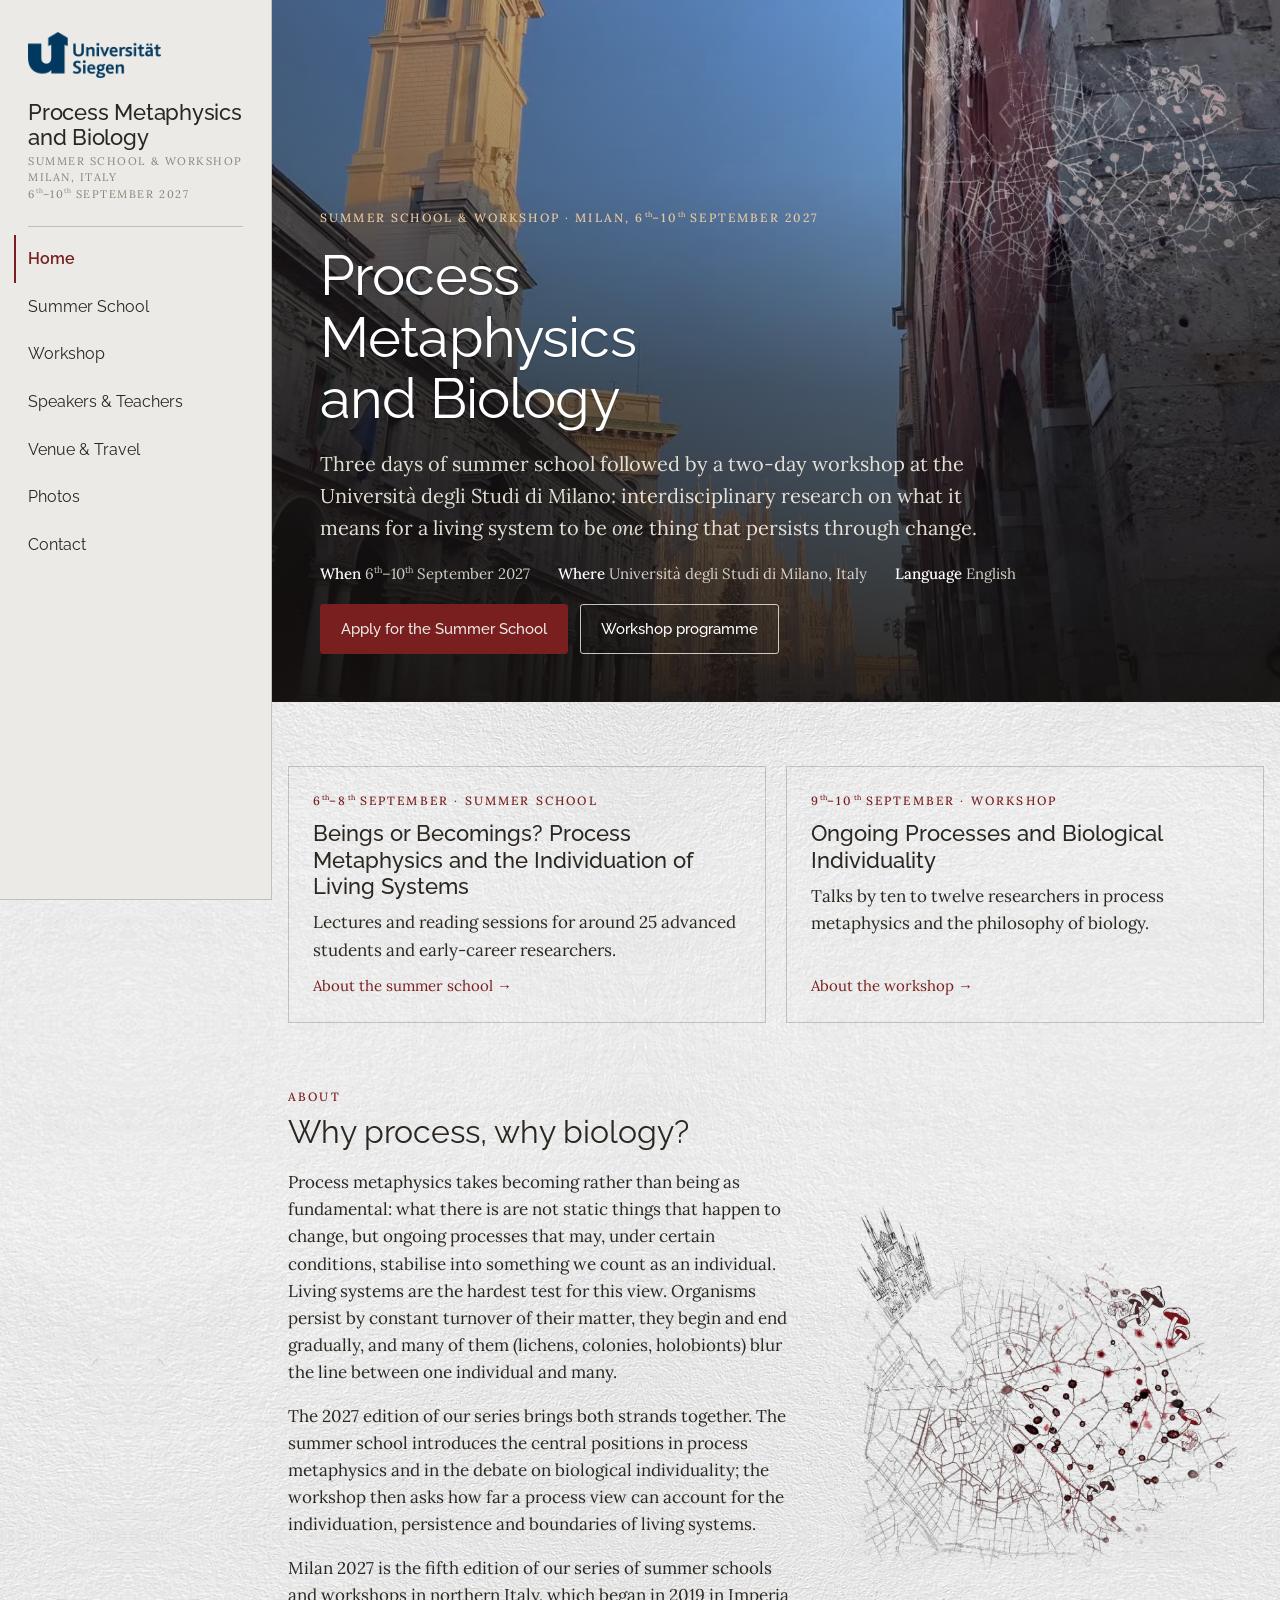
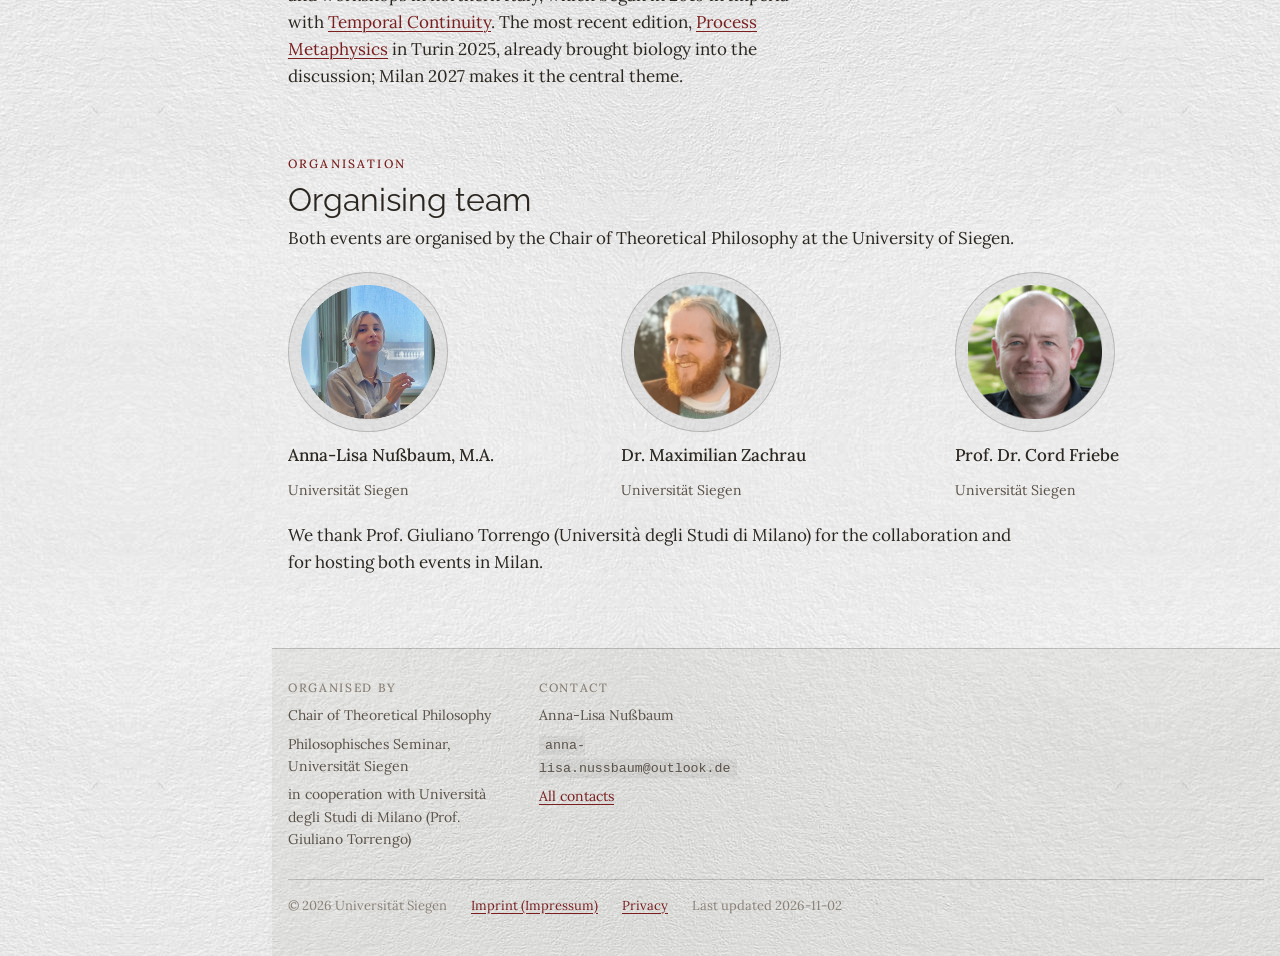
<file: index.html>
<!doctype html>
<html lang="en">
<head>
<meta charset="utf-8">
<meta name="viewport" content="width=device-width, initial-scale=1, viewport-fit=cover">
<meta name="claude:viewport-fit-sides" content="cover">
<title>Process Metaphysics 2027</title>
<meta name="description" content="Summer school and workshop on process metaphysics and biological individuality, Milan, 6–10 September 2027.">
<link rel="preconnect" href="https://fonts.googleapis.com">
<link rel="preconnect" href="https://fonts.gstatic.com" crossorigin>
<link href="https://fonts.googleapis.com/css2?family=Raleway:wght@400;500;600&family=Lora:ital,wght@0,400;0,500;0,600;1,400&display=swap" rel="stylesheet">
<link rel="stylesheet" href="style.css">
</head>
<body>
<header class="site-header">
  <div class="wrap">
    <div class="header-top">
      <div class="brand-row">
        <a class="logo" href="https://www.uni-siegen.de/" aria-label="Universität Siegen"><img src="uni-siegen.png" alt="Universität Siegen" width="600" height="208"></a>
        <a class="brand" href="index.html" aria-label="Process Metaphysics and Biology, Milan 2027 – home">
          <span class="brand-name">Process Metaphysics and Biology</span>
          <span class="brand-sub"><span>Summer School &amp; Workshop</span><span>Milan, Italy</span><span>6<sup>th</sup>–10<sup>th</sup> September 2027</span></span>
        </a>
      </div>
      <button class="nav-toggle" type="button" aria-expanded="false" aria-controls="site-nav" id="nav-toggle">Menu</button>
    </div>
    <nav class="nav" id="site-nav" aria-label="Main">
      <ul>
        <li><a href="index.html" aria-current="page" class="home">Home</a></li><li><a href="summer-school.html">Summer School</a></li><li><a href="workshop.html">Workshop</a></li><li><a href="speakers.html">Speakers & Teachers</a></li><li><a href="venue.html">Venue & Travel</a></li><li><a href="photos.html">Photos</a></li><li><a href="contact.html">Contact</a></li>
      </ul>
    </nav>
  </div>
</header>
<main class="wrap">
<section class="hero-full">
  <video autoplay muted loop playsinline poster="milan-poster.jpg" aria-label="Video: the spires of Milan Cathedral seen from a street in the city centre"><source src="milan.mp4" type="video/mp4"></video>
  <img class="hero-overlay-art" src="artwork-overlay.png" alt="" aria-hidden="true" width="900" height="786">
  <div class="hero-full-inner">
    <span class="kicker">Summer School &amp; Workshop · Milan, 6<sup>th</sup>–10<sup>th</sup> September 2027</span>
    <h1>Process Metaphysics and Biology</h1>
    <p class="lede">Three days of summer school followed by a two-day workshop at the Università degli Studi di Milano: interdisciplinary research on what it means for a living system to be <em>one</em> thing that persists through change.</p>
    <div class="facts">
      <span><strong>When</strong> 6<sup>th</sup>–10<sup>th</sup> September 2027</span>
      <span><strong>Where</strong> Università degli Studi di Milano, Italy</span>
      <span><strong>Language</strong> English</span>
    </div>
    <div style="display:flex; gap:12px; flex-wrap:wrap">
      <a class="btn primary" href="mailto:cord.friebe@uni-siegen.de?subject=Application%20Summer%20School%20Milan%202027">Apply for the Summer School</a>
      <a class="btn light" href="workshop.html">Workshop programme</a>
    </div>
  </div>
</section>

<section class="tiles" aria-label="The two events">
  <a class="tile" href="summer-school.html">
    <span class="kicker">6<sup>th</sup>–8<sup>th</sup> September · Summer School</span>
    <span class="tile-title">Beings or Becomings? Process Metaphysics and the Individuation of Living Systems</span>
    <p>Lectures and reading sessions for around 25 advanced students and early-career researchers.</p>
    <span class="tile-more">About the summer school →</span>
  </a>
  <a class="tile" href="workshop.html">
    <span class="kicker">9<sup>th</sup>–10<sup>th</sup> September · Workshop</span>
    <span class="tile-title">Ongoing Processes and Biological Individuality</span>
    <p>Talks by ten to twelve researchers in process metaphysics and the philosophy of biology.</p>
    <span class="tile-more">About the workshop →</span>
  </a>
</section>

<section class="section about-grid">
  <div class="about-text">
  <div class="section-head">
    <span class="kicker">About</span>
    <h2>Why process, why biology?</h2>
  </div>
  <div class="prose">
    <p>Process metaphysics takes becoming rather than being as fundamental: what there is are not static things that happen to change, but ongoing processes that may, under certain conditions, stabilise into something we count as an individual. Living systems are the hardest test for this view. Organisms persist by constant turnover of their matter, they begin and end gradually, and many of them (lichens, colonies, holobionts) blur the line between one individual and many.</p>
    <p>The 2027 edition of our series brings both strands together. The summer school introduces the central positions in process metaphysics and in the debate on biological individuality; the workshop then asks how far a process view can account for the individuation, persistence and boundaries of living systems.</p>
    <p>Milan 2027 is the fifth edition of our series of summer schools and workshops in northern Italy, which began in 2019 in Imperia with <a href="https://s-p-o-t.weebly.com/time-continuum.html">Temporal Continuity</a>. The most recent edition, <a href="https://k1ssndr.github.io/turin2025/">Process Metaphysics</a> in Turin 2025, already brought biology into the discussion; Milan 2027 makes it the central theme.</p>
  </div>
  </div>
  <div class="about-art"><img src="artwork.jpg" alt="Line drawing: the street map of Milan around the cathedral turns, on its right side, into red fungal hyphae and mushrooms" width="1234" height="1077"></div>
</section>

<section class="section">
  <div class="section-head">
    <span class="kicker">Organisation</span>
    <h2>Organising team</h2>
    <p>Both events are organised by the Chair of Theoretical Philosophy at the University of Siegen.</p>
  </div>
  <div class="people">
    <div class="person"><div class="photo"><img src="anna.png" alt="Anna-Lisa Nußbaum"></div><span class="name">Anna-Lisa Nußbaum, M.A.</span><span class="role">Universität Siegen</span></div>
    <div class="person"><div class="photo"><img src="max.png" alt="Maximilian Zachrau"></div><span class="name">Dr. Maximilian Zachrau</span><span class="role">Universität Siegen</span></div>
    <div class="person"><div class="photo"><img src="cord.png" alt="Cord Friebe"></div><span class="name">Prof. Dr. Cord Friebe</span><span class="role">Universität Siegen</span></div>
  </div>
  <p>We thank Prof. Giuliano Torrengo (Università degli Studi di Milano) for the collaboration and for hosting both events in Milan.</p>
</section>
</main>
<footer class="site-footer">
  <div class="wrap">
    <div>
      <h3>Organised by</h3>
      <ul>
        <li>Chair of Theoretical Philosophy</li>
        <li>Philosophisches Seminar, Universität Siegen</li>
        <li>in cooperation with Università degli Studi di Milano (Prof. Giuliano Torrengo)</li>
      </ul>
    </div>
    <div>
      <h3>Contact</h3>
      <ul>
        <li>Anna-Lisa Nußbaum</li>
        <li><code class="addr">anna-lisa.nussbaum@outlook.de</code></li>
        <li><a href="contact.html">All contacts</a></li>
      </ul>
    </div>
    <div class="legal">
      <span>© 2026 Universität Siegen</span>
      <a href="imprint.html">Imprint (Impressum)</a>
      <a href="privacy.html">Privacy</a>
      <span>Last updated 2026-11-02</span>
    </div>
  </div>
</footer>
<script>
  (function () {
    var btn = document.getElementById('nav-toggle'), nav = document.getElementById('site-nav');
    if (!btn || !nav) return;
    btn.addEventListener('click', function () {
      var open = nav.classList.toggle('open');
      btn.setAttribute('aria-expanded', open ? 'true' : 'false');
      btn.textContent = open ? 'Close' : 'Menu';
    });
  })();
</script>
</body>
</html>
</file>
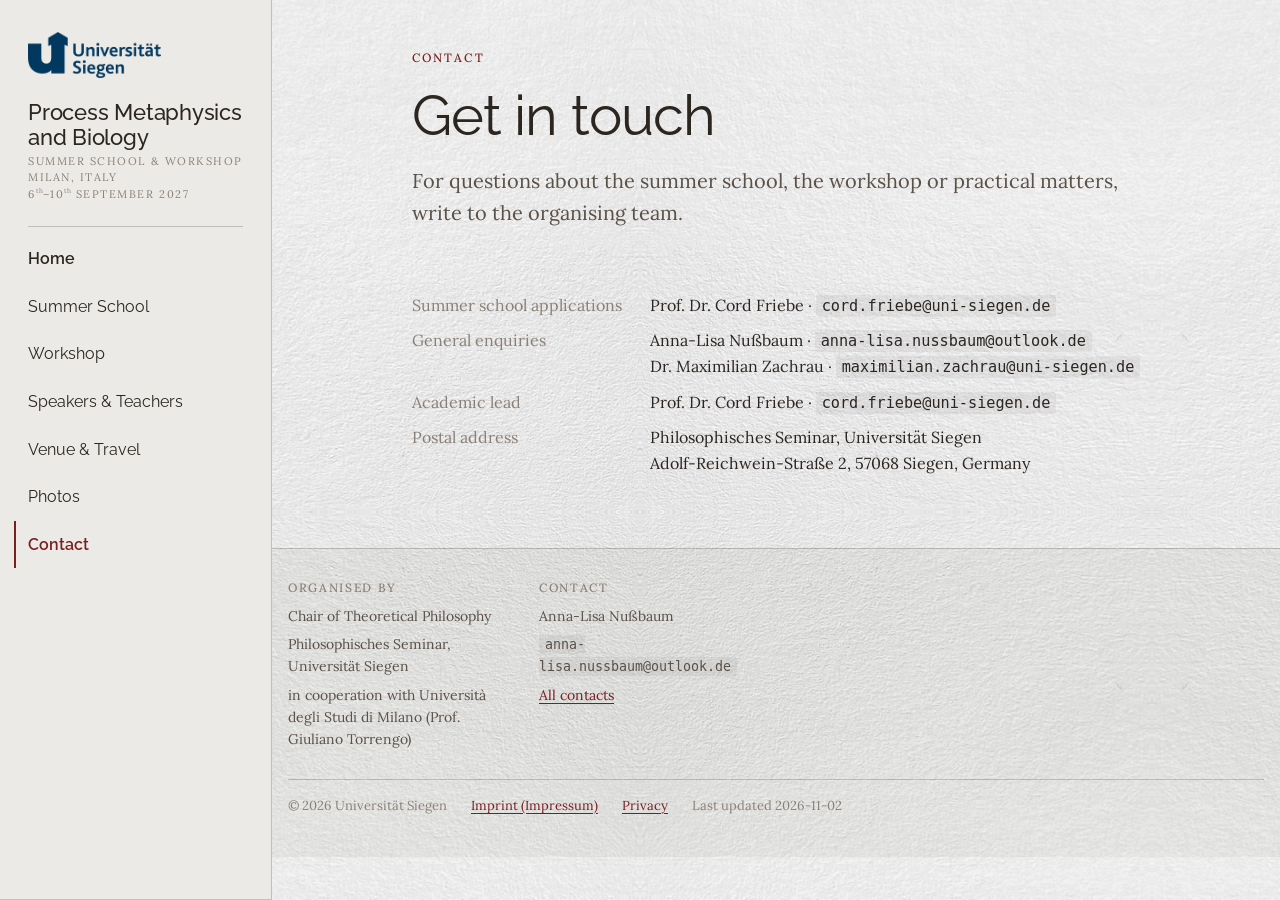
<file: contact.html>
<!doctype html>
<html lang="en">
<head>
<meta charset="utf-8">
<meta name="viewport" content="width=device-width, initial-scale=1, viewport-fit=cover">
<meta name="claude:viewport-fit-sides" content="cover">
<title>Contact · Process Metaphysics 2027</title>
<meta name="description" content="Contact the organisers of Process Metaphysics 2027.">
<link rel="preconnect" href="https://fonts.googleapis.com">
<link rel="preconnect" href="https://fonts.gstatic.com" crossorigin>
<link href="https://fonts.googleapis.com/css2?family=Raleway:wght@400;500;600&family=Lora:ital,wght@0,400;0,500;0,600;1,400&display=swap" rel="stylesheet">
<link rel="stylesheet" href="style.css">
</head>
<body>
<header class="site-header">
  <div class="wrap">
    <div class="header-top">
      <div class="brand-row">
        <a class="logo" href="https://www.uni-siegen.de/" aria-label="Universität Siegen"><img src="uni-siegen.png" alt="Universität Siegen" width="600" height="208"></a>
        <a class="brand" href="index.html" aria-label="Process Metaphysics and Biology, Milan 2027 – home">
          <span class="brand-name">Process Metaphysics and Biology</span>
          <span class="brand-sub"><span>Summer School &amp; Workshop</span><span>Milan, Italy</span><span>6<sup>th</sup>–10<sup>th</sup> September 2027</span></span>
        </a>
      </div>
      <button class="nav-toggle" type="button" aria-expanded="false" aria-controls="site-nav" id="nav-toggle">Menu</button>
    </div>
    <nav class="nav" id="site-nav" aria-label="Main">
      <ul>
        <li><a href="index.html" class="home">Home</a></li><li><a href="summer-school.html">Summer School</a></li><li><a href="workshop.html">Workshop</a></li><li><a href="speakers.html">Speakers & Teachers</a></li><li><a href="venue.html">Venue & Travel</a></li><li><a href="photos.html">Photos</a></li><li><a href="contact.html" aria-current="page">Contact</a></li>
      </ul>
    </nav>
  </div>
</header>
<main class="wrap">
<section class="hero">
  <span class="kicker">Contact</span>
  <h1>Get in touch</h1>
  <p class="lede">For questions about the summer school, the workshop or practical matters, write to the organising team.</p>
</section>

<section class="section">
  <dl class="facts-list">
    <dt>Summer school applications</dt><dd>Prof. Dr. Cord Friebe · <code class="addr">cord.friebe@uni-siegen.de</code></dd>
    <dt>General enquiries</dt><dd>Anna-Lisa Nußbaum · <code class="addr">anna-lisa.nussbaum@outlook.de</code><br>Dr. Maximilian Zachrau · <code class="addr">maximilian.zachrau@uni-siegen.de</code></dd>
    <dt>Academic lead</dt><dd>Prof. Dr. Cord Friebe · <code class="addr">cord.friebe@uni-siegen.de</code></dd>
    <dt>Postal address</dt><dd>Philosophisches Seminar, Universität Siegen<br>Adolf-Reichwein-Straße 2, 57068 Siegen, Germany</dd>
  </dl>
</section>
</main>
<footer class="site-footer">
  <div class="wrap">
    <div>
      <h3>Organised by</h3>
      <ul>
        <li>Chair of Theoretical Philosophy</li>
        <li>Philosophisches Seminar, Universität Siegen</li>
        <li>in cooperation with Università degli Studi di Milano (Prof. Giuliano Torrengo)</li>
      </ul>
    </div>
    <div>
      <h3>Contact</h3>
      <ul>
        <li>Anna-Lisa Nußbaum</li>
        <li><code class="addr">anna-lisa.nussbaum@outlook.de</code></li>
        <li><a href="contact.html">All contacts</a></li>
      </ul>
    </div>
    <div class="legal">
      <span>© 2026 Universität Siegen</span>
      <a href="imprint.html">Imprint (Impressum)</a>
      <a href="privacy.html">Privacy</a>
      <span>Last updated 2026-11-02</span>
    </div>
  </div>
</footer>
<script>
  (function () {
    var btn = document.getElementById('nav-toggle'), nav = document.getElementById('site-nav');
    if (!btn || !nav) return;
    btn.addEventListener('click', function () {
      var open = nav.classList.toggle('open');
      btn.setAttribute('aria-expanded', open ? 'true' : 'false');
      btn.textContent = open ? 'Close' : 'Menu';
    });
  })();
</script>
</body>
</html>
</file>
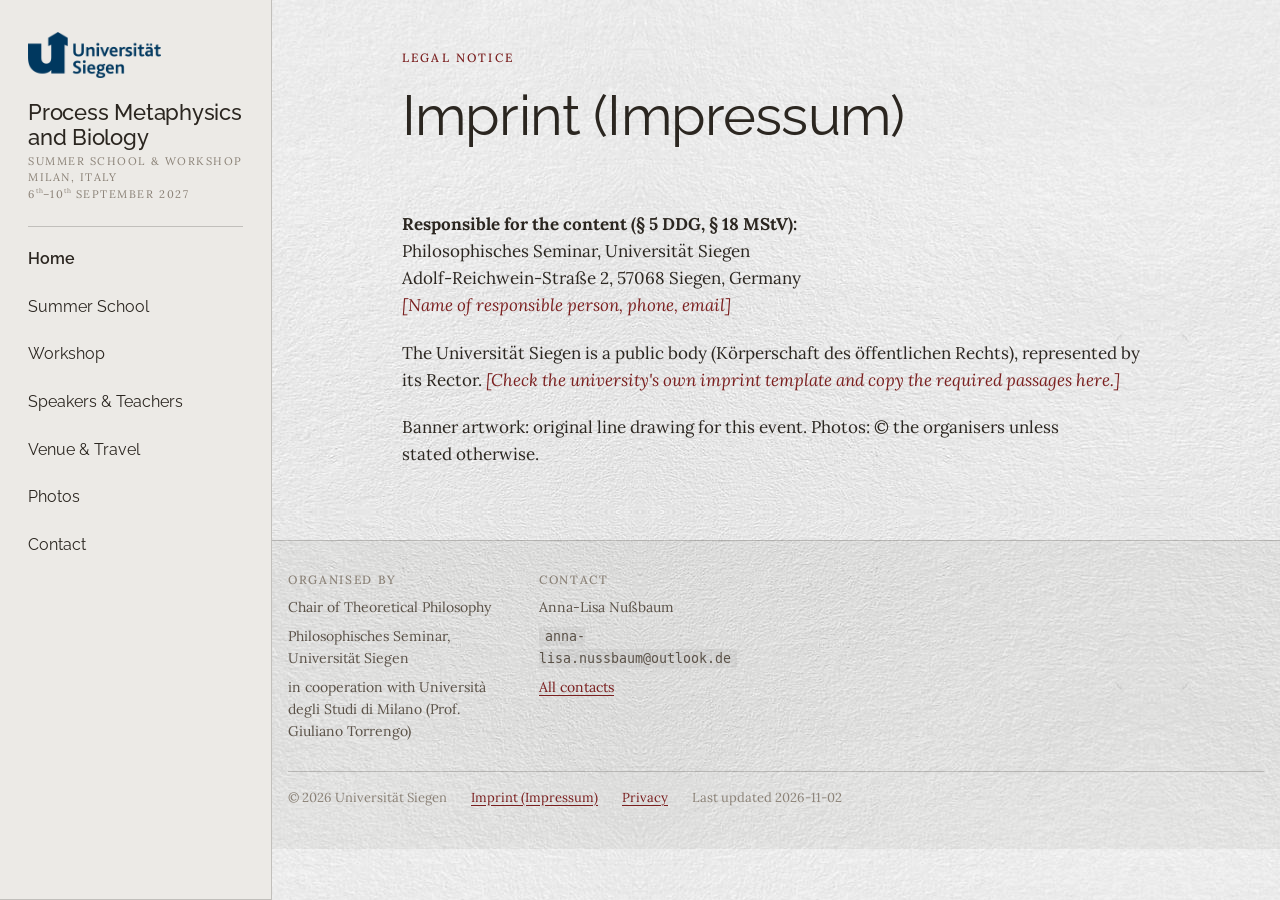
<file: imprint.html>
<!doctype html>
<html lang="en">
<head>
<meta charset="utf-8">
<meta name="viewport" content="width=device-width, initial-scale=1, viewport-fit=cover">
<meta name="claude:viewport-fit-sides" content="cover">
<title>Imprint · Process Metaphysics 2027</title>
<meta name="description" content="Legal notice.">
<link rel="preconnect" href="https://fonts.googleapis.com">
<link rel="preconnect" href="https://fonts.gstatic.com" crossorigin>
<link href="https://fonts.googleapis.com/css2?family=Raleway:wght@400;500;600&family=Lora:ital,wght@0,400;0,500;0,600;1,400&display=swap" rel="stylesheet">
<link rel="stylesheet" href="style.css">
</head>
<body>
<header class="site-header">
  <div class="wrap">
    <div class="header-top">
      <div class="brand-row">
        <a class="logo" href="https://www.uni-siegen.de/" aria-label="Universität Siegen"><img src="uni-siegen.png" alt="Universität Siegen" width="600" height="208"></a>
        <a class="brand" href="index.html" aria-label="Process Metaphysics and Biology, Milan 2027 – home">
          <span class="brand-name">Process Metaphysics and Biology</span>
          <span class="brand-sub"><span>Summer School &amp; Workshop</span><span>Milan, Italy</span><span>6<sup>th</sup>–10<sup>th</sup> September 2027</span></span>
        </a>
      </div>
      <button class="nav-toggle" type="button" aria-expanded="false" aria-controls="site-nav" id="nav-toggle">Menu</button>
    </div>
    <nav class="nav" id="site-nav" aria-label="Main">
      <ul>
        <li><a href="index.html" class="home">Home</a></li><li><a href="summer-school.html">Summer School</a></li><li><a href="workshop.html">Workshop</a></li><li><a href="speakers.html">Speakers & Teachers</a></li><li><a href="venue.html">Venue & Travel</a></li><li><a href="photos.html">Photos</a></li><li><a href="contact.html">Contact</a></li>
      </ul>
    </nav>
  </div>
</header>
<main class="wrap">
<section class="hero"><span class="kicker">Legal notice</span><h1>Imprint (Impressum)</h1></section>
<section class="section prose">
  <p><strong>Responsible for the content (§ 5 DDG, § 18 MStV):</strong><br>Philosophisches Seminar, Universität Siegen<br>Adolf-Reichwein-Straße 2, 57068 Siegen, Germany<br><span class="placeholder">[Name of responsible person, phone, email]</span></p>
  <p>The Universität Siegen is a public body (Körperschaft des öffentlichen Rechts), represented by its Rector. <span class="placeholder">[Check the university's own imprint template and copy the required passages here.]</span></p>
  <p>Banner artwork: original line drawing for this event. Photos: © the organisers unless stated otherwise.</p>
</section>
</main>
<footer class="site-footer">
  <div class="wrap">
    <div>
      <h3>Organised by</h3>
      <ul>
        <li>Chair of Theoretical Philosophy</li>
        <li>Philosophisches Seminar, Universität Siegen</li>
        <li>in cooperation with Università degli Studi di Milano (Prof. Giuliano Torrengo)</li>
      </ul>
    </div>
    <div>
      <h3>Contact</h3>
      <ul>
        <li>Anna-Lisa Nußbaum</li>
        <li><code class="addr">anna-lisa.nussbaum@outlook.de</code></li>
        <li><a href="contact.html">All contacts</a></li>
      </ul>
    </div>
    <div class="legal">
      <span>© 2026 Universität Siegen</span>
      <a href="imprint.html">Imprint (Impressum)</a>
      <a href="privacy.html">Privacy</a>
      <span>Last updated 2026-11-02</span>
    </div>
  </div>
</footer>
<script>
  (function () {
    var btn = document.getElementById('nav-toggle'), nav = document.getElementById('site-nav');
    if (!btn || !nav) return;
    btn.addEventListener('click', function () {
      var open = nav.classList.toggle('open');
      btn.setAttribute('aria-expanded', open ? 'true' : 'false');
      btn.textContent = open ? 'Close' : 'Menu';
    });
  })();
</script>
</body>
</html>
</file>
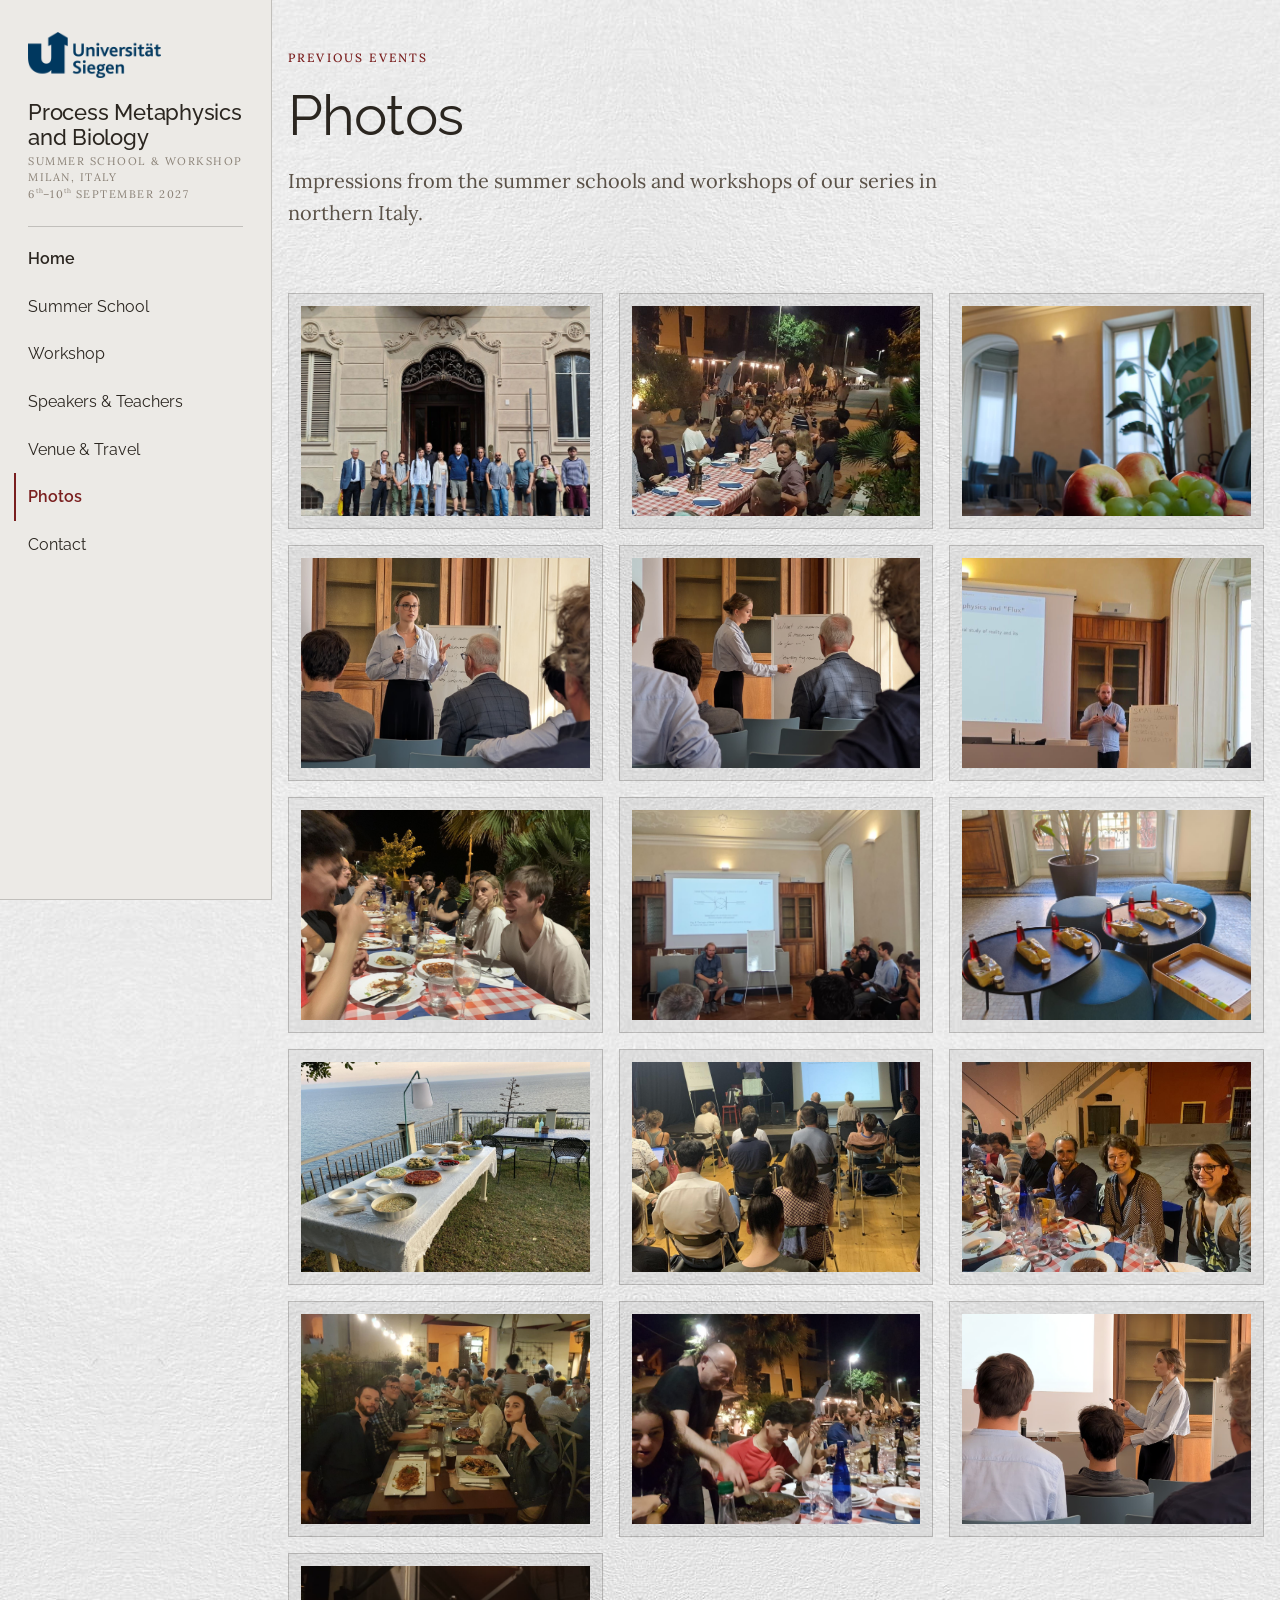
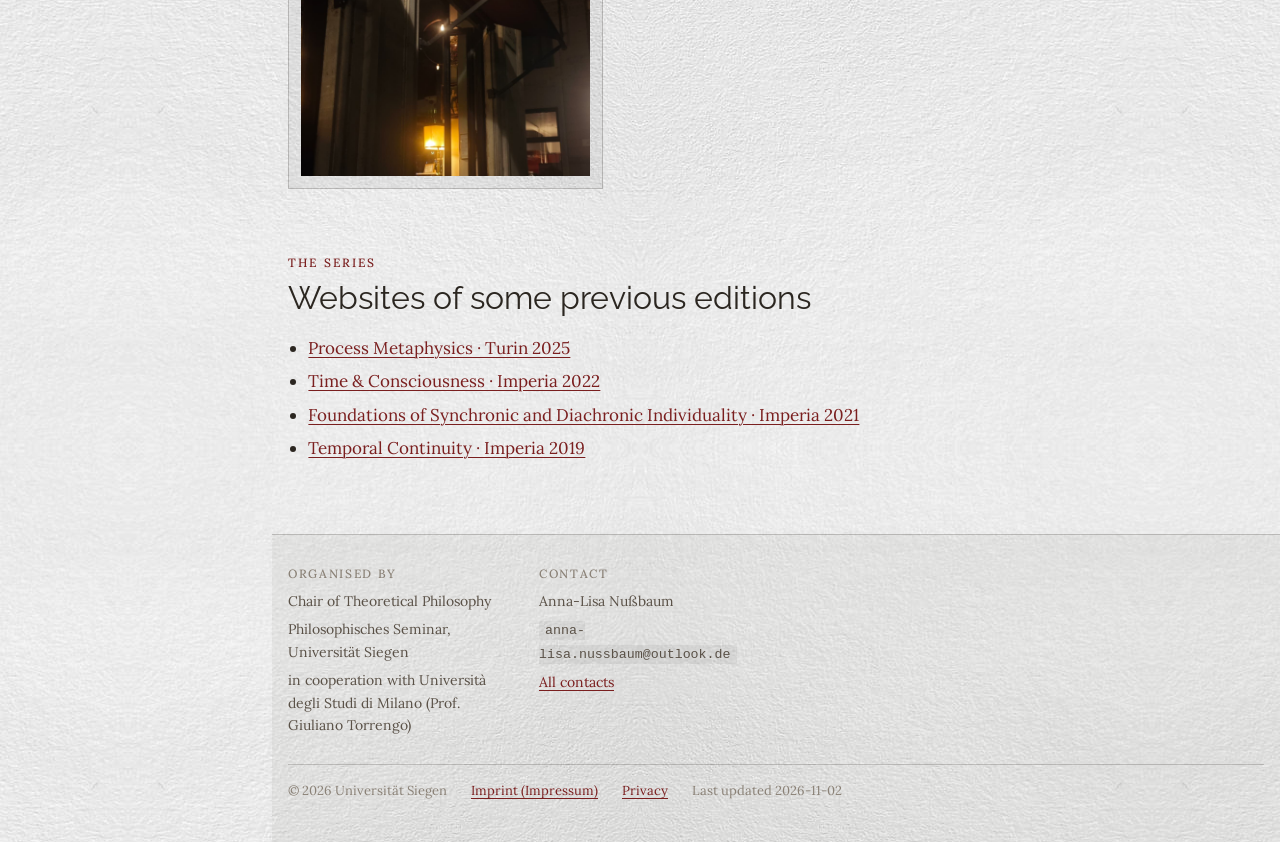
<file: photos.html>
<!doctype html>
<html lang="en">
<head>
<meta charset="utf-8">
<meta name="viewport" content="width=device-width, initial-scale=1, viewport-fit=cover">
<meta name="claude:viewport-fit-sides" content="cover">
<title>Photos · Process Metaphysics</title>
<meta name="description" content="Impressions from previous summer schools and workshops of the series.">
<link rel="preconnect" href="https://fonts.googleapis.com">
<link rel="preconnect" href="https://fonts.gstatic.com" crossorigin>
<link href="https://fonts.googleapis.com/css2?family=Raleway:wght@400;500;600&family=Lora:ital,wght@0,400;0,500;0,600;1,400&display=swap" rel="stylesheet">
<link rel="stylesheet" href="style.css">
</head>
<body>
<header class="site-header">
  <div class="wrap">
    <div class="header-top">
      <div class="brand-row">
        <a class="logo" href="https://www.uni-siegen.de/" aria-label="Universität Siegen"><img src="uni-siegen.png" alt="Universität Siegen" width="600" height="208"></a>
        <a class="brand" href="index.html" aria-label="Process Metaphysics and Biology, Milan 2027 – home">
          <span class="brand-name">Process Metaphysics and Biology</span>
          <span class="brand-sub"><span>Summer School &amp; Workshop</span><span>Milan, Italy</span><span>6<sup>th</sup>–10<sup>th</sup> September 2027</span></span>
        </a>
      </div>
      <button class="nav-toggle" type="button" aria-expanded="false" aria-controls="site-nav" id="nav-toggle">Menu</button>
    </div>
    <nav class="nav" id="site-nav" aria-label="Main">
      <ul>
        <li><a href="index.html" class="home">Home</a></li><li><a href="summer-school.html">Summer School</a></li><li><a href="workshop.html">Workshop</a></li><li><a href="speakers.html">Speakers & Teachers</a></li><li><a href="venue.html">Venue & Travel</a></li><li><a href="photos.html" aria-current="page">Photos</a></li><li><a href="contact.html">Contact</a></li>
      </ul>
    </nav>
  </div>
</header>
<main class="wrap">
<section class="hero">
  <span class="kicker">Previous events</span>
  <h1>Photos</h1>
  <p class="lede">Impressions from the summer schools and workshops of our series in northern Italy.</p>
</section>

<section class="section gallery-year">
  <div class="gallery">
    <figure><a href="01.jpg" target="_blank" rel="noopener"><div class="frame"><img src="01.jpg" alt="Group photo in front of the venue" loading="lazy" width="1271" height="1065"></div></a></figure>
    <figure><a href="02.jpg" target="_blank" rel="noopener"><div class="frame"><img src="02.jpg" alt="Lecture in the seminar room" loading="lazy" width="912" height="699"></div></a></figure>
    <figure><a href="03.jpg" target="_blank" rel="noopener"><div class="frame"><img src="03.jpg" alt="Seminar session" loading="lazy" width="1200" height="1600"></div></a></figure>
    <figure><a href="04.jpg" target="_blank" rel="noopener"><div class="frame"><img src="04.jpg" alt="Discussion at the whiteboard" loading="lazy" width="1600" height="1216"></div></a></figure>
    <figure><a href="05.jpg" target="_blank" rel="noopener"><div class="frame"><img src="05.jpg" alt="Talk with slides" loading="lazy" width="1600" height="1204"></div></a></figure>
    <figure><a href="06.jpg" target="_blank" rel="noopener"><div class="frame"><img src="06.jpg" alt="Lecture" loading="lazy" width="903" height="1040"></div></a></figure>
    <figure><a href="07.jpg" target="_blank" rel="noopener"><div class="frame"><img src="07.jpg" alt="Workshop talk" loading="lazy" width="1600" height="1200"></div></a></figure>
    <figure><a href="08.jpg" target="_blank" rel="noopener"><div class="frame"><img src="08.jpg" alt="Welcome" loading="lazy" width="1201" height="1600"></div></a></figure>
    <figure><a href="09.jpg" target="_blank" rel="noopener"><div class="frame"><img src="09.jpg" alt="Dinner under the palm trees" loading="lazy" width="1200" height="1600"></div></a></figure>
    <figure><a href="10.jpg" target="_blank" rel="noopener"><div class="frame"><img src="10.jpg" alt="Joint dinner" loading="lazy" width="1600" height="1200"></div></a></figure>
    <figure><a href="11.jpg" target="_blank" rel="noopener"><div class="frame"><img src="11.jpg" alt="Lunch break" loading="lazy" width="1560" height="1600"></div></a></figure>
    <figure><a href="12.jpg" target="_blank" rel="noopener"><div class="frame"><img src="12.jpg" alt="Dinner" loading="lazy" width="1024" height="768"></div></a></figure>
    <figure><a href="13.jpg" target="_blank" rel="noopener"><div class="frame"><img src="13.jpg" alt="Dinner in the piazza" loading="lazy" width="1440" height="1080"></div></a></figure>
    <figure><a href="14.jpg" target="_blank" rel="noopener"><div class="frame"><img src="14.jpg" alt="Conference dinner" loading="lazy" width="1440" height="1080"></div></a></figure>
    <figure><a href="15.jpg" target="_blank" rel="noopener"><div class="frame"><img src="15.jpg" alt="Evening in town" loading="lazy" width="1600" height="1204"></div></a></figure>
    <figure><a href="16.jpg" target="_blank" rel="noopener"><div class="frame"><img src="16.jpg" alt="Coffee break" loading="lazy" width="1200" height="1600"></div></a></figure>
  </div>
</section>

<section class="section">
  <div class="section-head"><span class="kicker">The series</span><h2>Websites of some previous editions</h2></div>
  <ul style="margin:0; padding-left: 1.2em; display:flex; flex-direction:column; gap:6px;">
    <li><a href="https://k1ssndr.github.io/turin2025/">Process Metaphysics · Turin 2025</a></li>
    <li><a href="https://s-p-o-t.weebly.com/time--consciousness.html">Time &amp; Consciousness · Imperia 2022</a></li>
    <li><a href="https://s-p-o-t.weebly.com/foundations-of-synchronic-and-diachronic-individuality.html">Foundations of Synchronic and Diachronic Individuality · Imperia 2021</a></li>
    <li><a href="https://s-p-o-t.weebly.com/time-continuum.html">Temporal Continuity · Imperia 2019</a></li>
  </ul>
</section>
</main>
<footer class="site-footer">
  <div class="wrap">
    <div>
      <h3>Organised by</h3>
      <ul>
        <li>Chair of Theoretical Philosophy</li>
        <li>Philosophisches Seminar, Universität Siegen</li>
        <li>in cooperation with Università degli Studi di Milano (Prof. Giuliano Torrengo)</li>
      </ul>
    </div>
    <div>
      <h3>Contact</h3>
      <ul>
        <li>Anna-Lisa Nußbaum</li>
        <li><code class="addr">anna-lisa.nussbaum@outlook.de</code></li>
        <li><a href="contact.html">All contacts</a></li>
      </ul>
    </div>
    <div class="legal">
      <span>© 2026 Universität Siegen</span>
      <a href="imprint.html">Imprint (Impressum)</a>
      <a href="privacy.html">Privacy</a>
      <span>Last updated 2026-11-02</span>
    </div>
  </div>
</footer>
<script>
  (function () {
    var btn = document.getElementById('nav-toggle'), nav = document.getElementById('site-nav');
    if (!btn || !nav) return;
    btn.addEventListener('click', function () {
      var open = nav.classList.toggle('open');
      btn.setAttribute('aria-expanded', open ? 'true' : 'false');
      btn.textContent = open ? 'Close' : 'Menu';
    });
  })();
</script>
</body>
</html>
</file>
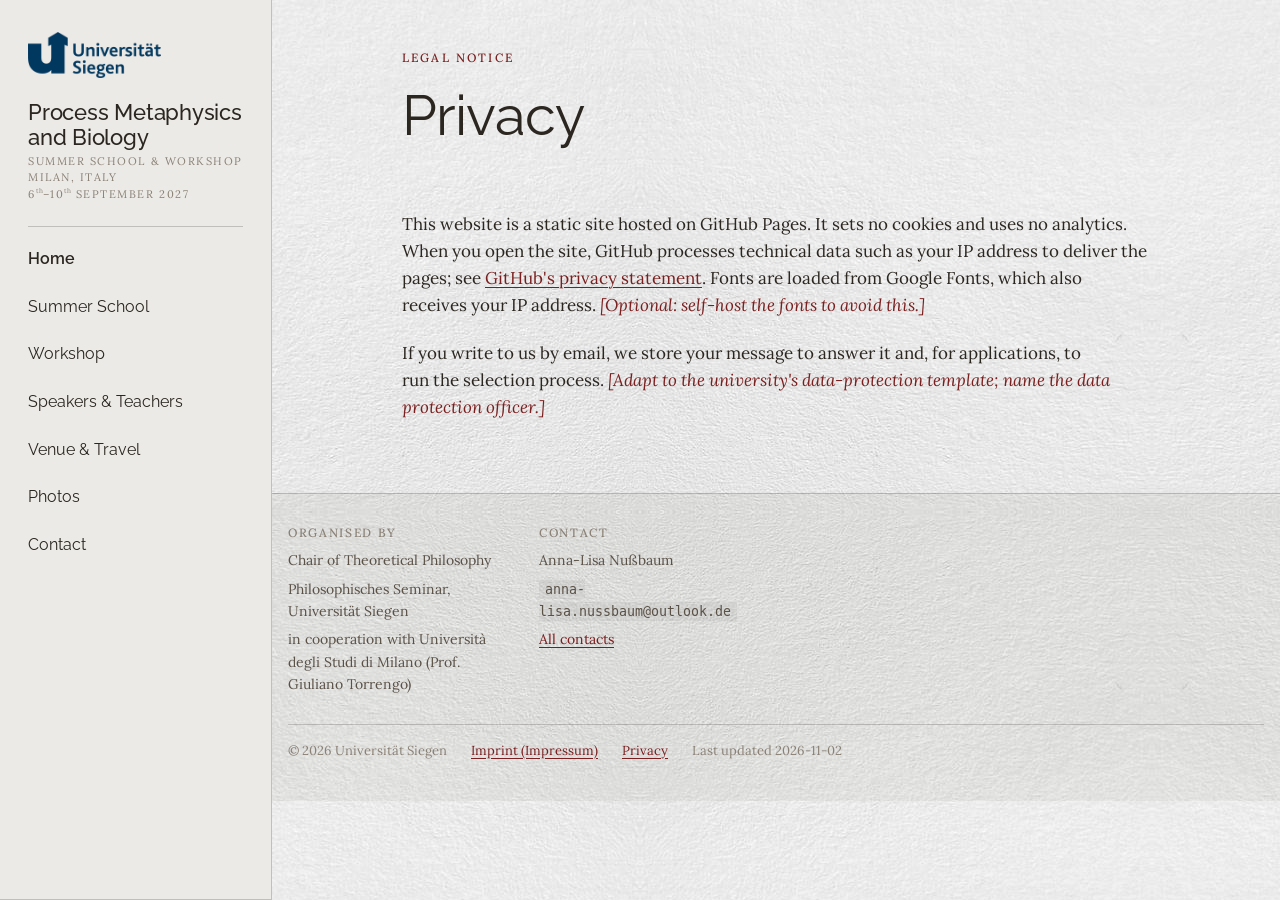
<file: privacy.html>
<!doctype html>
<html lang="en">
<head>
<meta charset="utf-8">
<meta name="viewport" content="width=device-width, initial-scale=1, viewport-fit=cover">
<meta name="claude:viewport-fit-sides" content="cover">
<title>Privacy · Process Metaphysics 2027</title>
<meta name="description" content="Privacy notice.">
<link rel="preconnect" href="https://fonts.googleapis.com">
<link rel="preconnect" href="https://fonts.gstatic.com" crossorigin>
<link href="https://fonts.googleapis.com/css2?family=Raleway:wght@400;500;600&family=Lora:ital,wght@0,400;0,500;0,600;1,400&display=swap" rel="stylesheet">
<link rel="stylesheet" href="style.css">
</head>
<body>
<header class="site-header">
  <div class="wrap">
    <div class="header-top">
      <div class="brand-row">
        <a class="logo" href="https://www.uni-siegen.de/" aria-label="Universität Siegen"><img src="uni-siegen.png" alt="Universität Siegen" width="600" height="208"></a>
        <a class="brand" href="index.html" aria-label="Process Metaphysics and Biology, Milan 2027 – home">
          <span class="brand-name">Process Metaphysics and Biology</span>
          <span class="brand-sub"><span>Summer School &amp; Workshop</span><span>Milan, Italy</span><span>6<sup>th</sup>–10<sup>th</sup> September 2027</span></span>
        </a>
      </div>
      <button class="nav-toggle" type="button" aria-expanded="false" aria-controls="site-nav" id="nav-toggle">Menu</button>
    </div>
    <nav class="nav" id="site-nav" aria-label="Main">
      <ul>
        <li><a href="index.html" class="home">Home</a></li><li><a href="summer-school.html">Summer School</a></li><li><a href="workshop.html">Workshop</a></li><li><a href="speakers.html">Speakers & Teachers</a></li><li><a href="venue.html">Venue & Travel</a></li><li><a href="photos.html">Photos</a></li><li><a href="contact.html">Contact</a></li>
      </ul>
    </nav>
  </div>
</header>
<main class="wrap">
<section class="hero"><span class="kicker">Legal notice</span><h1>Privacy</h1></section>
<section class="section prose">
  <p>This website is a static site hosted on GitHub Pages. It sets no cookies and uses no analytics. When you open the site, GitHub processes technical data such as your IP address to deliver the pages; see <a href="https://docs.github.com/en/site-policy/privacy-policies/github-general-privacy-statement">GitHub's privacy statement</a>. Fonts are loaded from Google Fonts, which also receives your IP address. <span class="placeholder">[Optional: self-host the fonts to avoid this.]</span></p>
  <p>If you write to us by email, we store your message to answer it and, for applications, to run the selection process. <span class="placeholder">[Adapt to the university's data-protection template; name the data protection officer.]</span></p>
</section>
</main>
<footer class="site-footer">
  <div class="wrap">
    <div>
      <h3>Organised by</h3>
      <ul>
        <li>Chair of Theoretical Philosophy</li>
        <li>Philosophisches Seminar, Universität Siegen</li>
        <li>in cooperation with Università degli Studi di Milano (Prof. Giuliano Torrengo)</li>
      </ul>
    </div>
    <div>
      <h3>Contact</h3>
      <ul>
        <li>Anna-Lisa Nußbaum</li>
        <li><code class="addr">anna-lisa.nussbaum@outlook.de</code></li>
        <li><a href="contact.html">All contacts</a></li>
      </ul>
    </div>
    <div class="legal">
      <span>© 2026 Universität Siegen</span>
      <a href="imprint.html">Imprint (Impressum)</a>
      <a href="privacy.html">Privacy</a>
      <span>Last updated 2026-11-02</span>
    </div>
  </div>
</footer>
<script>
  (function () {
    var btn = document.getElementById('nav-toggle'), nav = document.getElementById('site-nav');
    if (!btn || !nav) return;
    btn.addEventListener('click', function () {
      var open = nav.classList.toggle('open');
      btn.setAttribute('aria-expanded', open ? 'true' : 'false');
      btn.textContent = open ? 'Close' : 'Menu';
    });
  })();
</script>
</body>
</html>
</file>
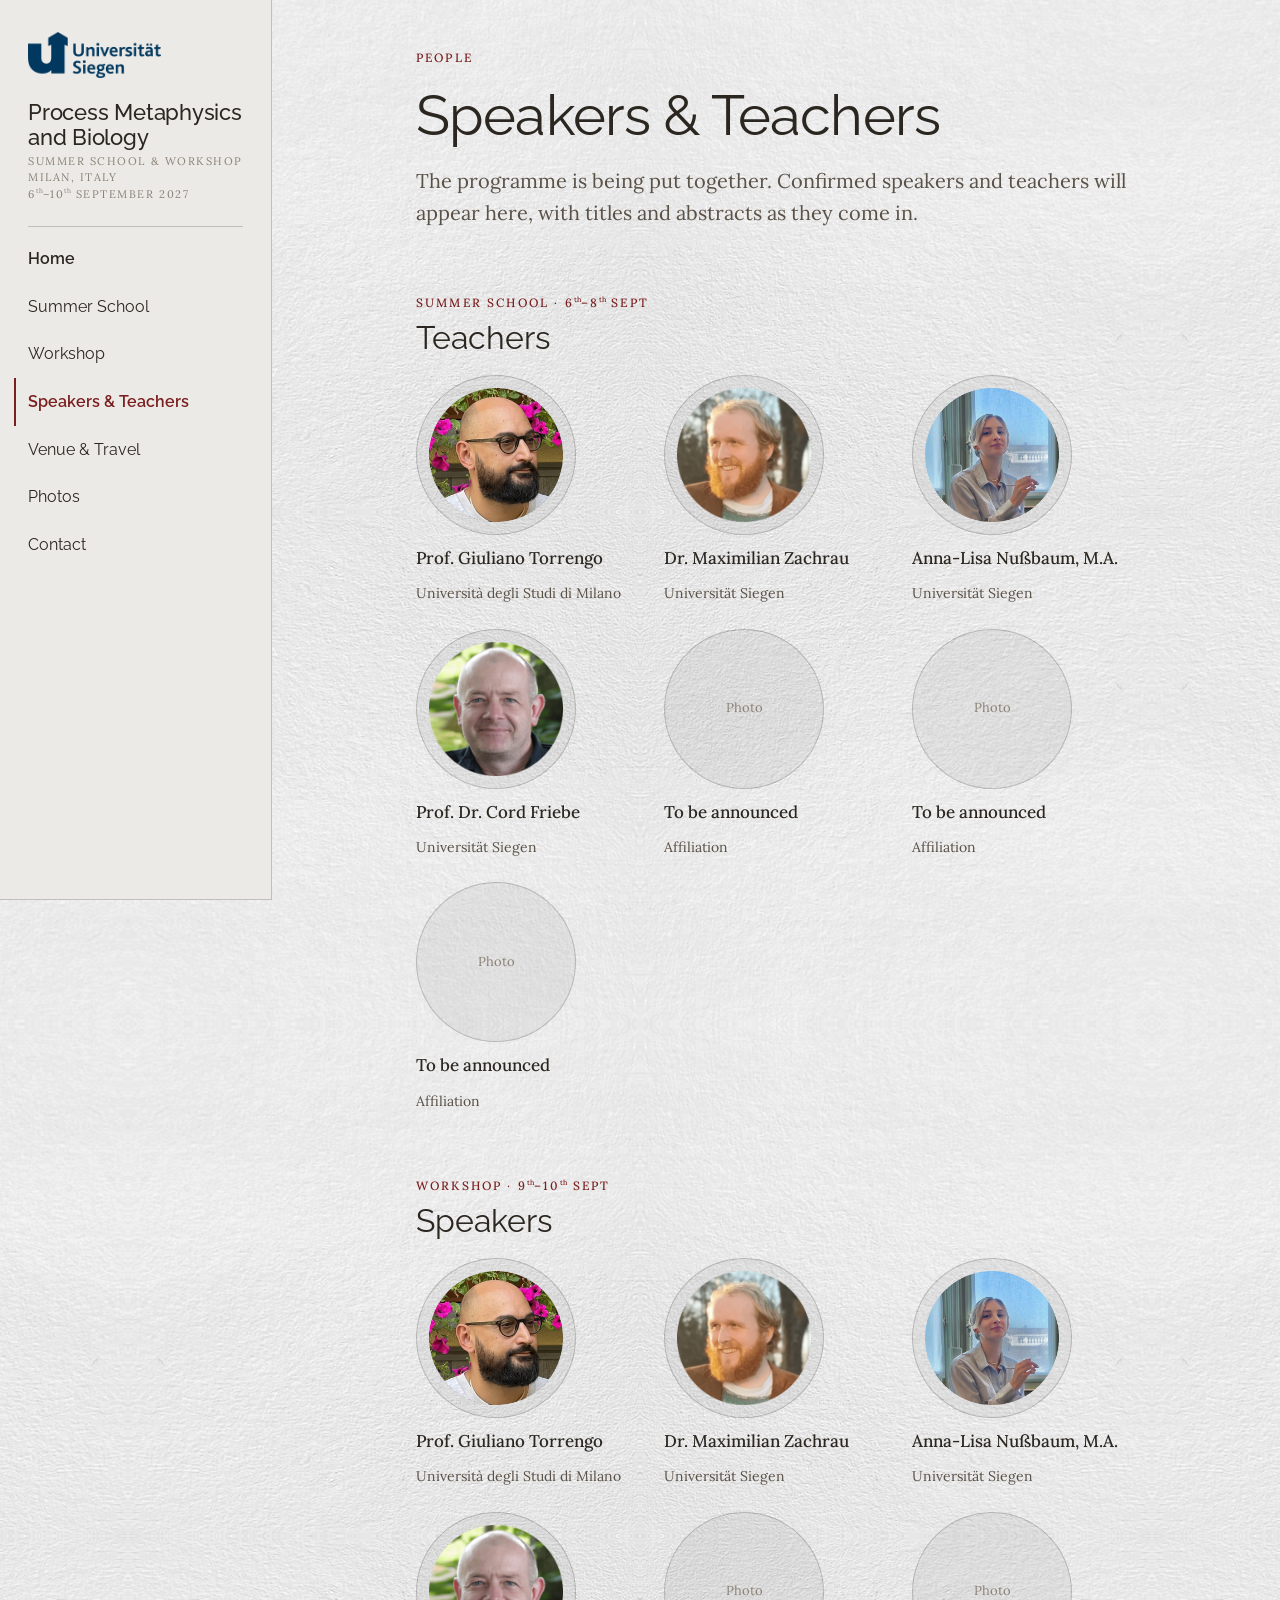
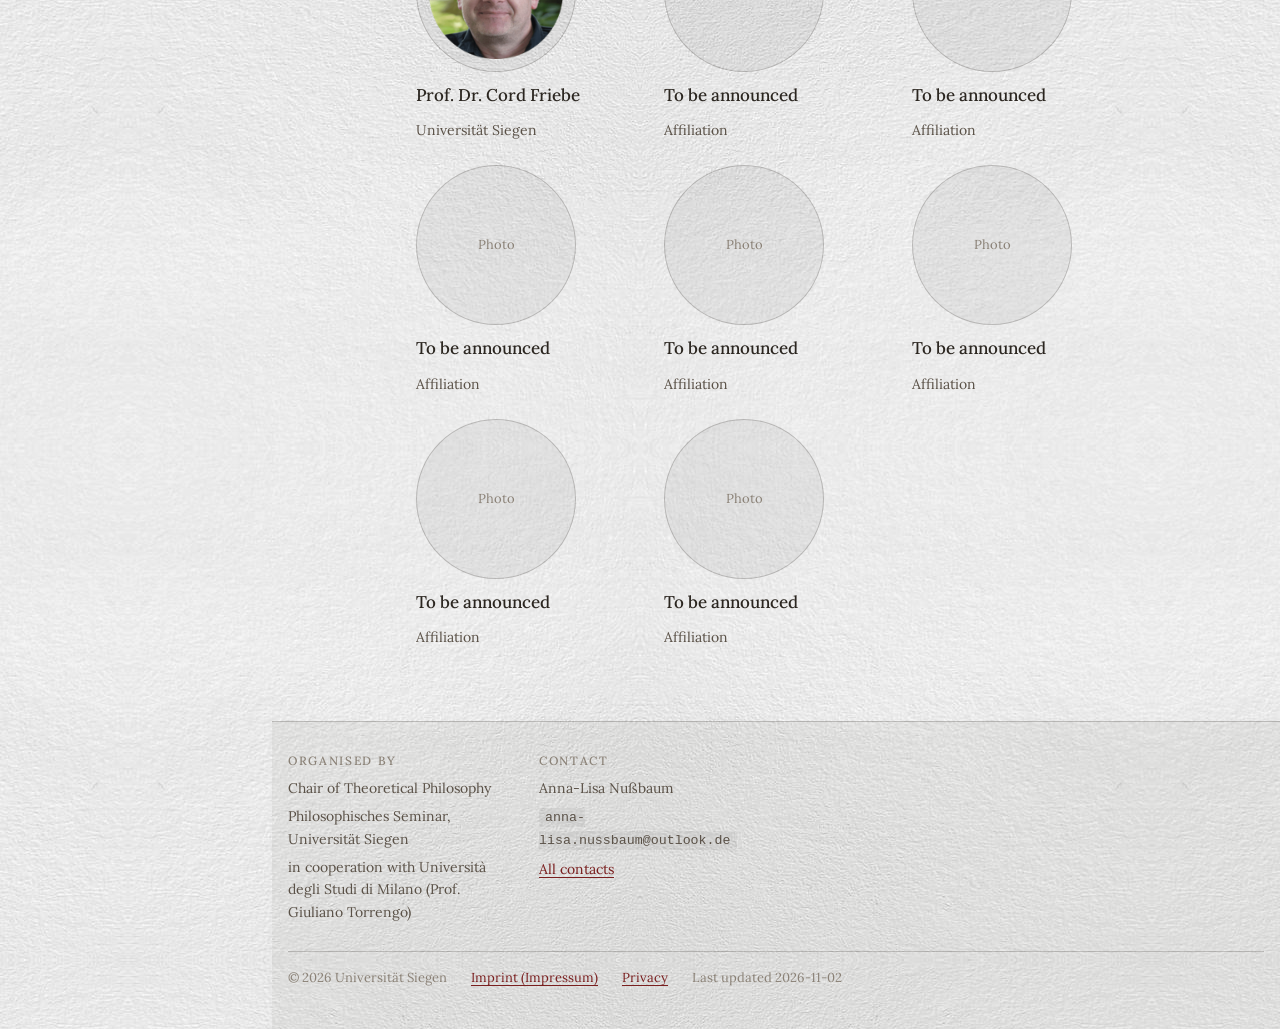
<file: speakers.html>
<!doctype html>
<html lang="en">
<head>
<meta charset="utf-8">
<meta name="viewport" content="width=device-width, initial-scale=1, viewport-fit=cover">
<meta name="claude:viewport-fit-sides" content="cover">
<title>Speakers & Teachers · Process Metaphysics 2027</title>
<meta name="description" content="Speakers of the workshop and teachers of the summer school, Milan 2027.">
<link rel="preconnect" href="https://fonts.googleapis.com">
<link rel="preconnect" href="https://fonts.gstatic.com" crossorigin>
<link href="https://fonts.googleapis.com/css2?family=Raleway:wght@400;500;600&family=Lora:ital,wght@0,400;0,500;0,600;1,400&display=swap" rel="stylesheet">
<link rel="stylesheet" href="style.css">
</head>
<body>
<header class="site-header">
  <div class="wrap">
    <div class="header-top">
      <div class="brand-row">
        <a class="logo" href="https://www.uni-siegen.de/" aria-label="Universität Siegen"><img src="uni-siegen.png" alt="Universität Siegen" width="600" height="208"></a>
        <a class="brand" href="index.html" aria-label="Process Metaphysics and Biology, Milan 2027 – home">
          <span class="brand-name">Process Metaphysics and Biology</span>
          <span class="brand-sub"><span>Summer School &amp; Workshop</span><span>Milan, Italy</span><span>6<sup>th</sup>–10<sup>th</sup> September 2027</span></span>
        </a>
      </div>
      <button class="nav-toggle" type="button" aria-expanded="false" aria-controls="site-nav" id="nav-toggle">Menu</button>
    </div>
    <nav class="nav" id="site-nav" aria-label="Main">
      <ul>
        <li><a href="index.html" class="home">Home</a></li><li><a href="summer-school.html">Summer School</a></li><li><a href="workshop.html">Workshop</a></li><li><a href="speakers.html" aria-current="page">Speakers & Teachers</a></li><li><a href="venue.html">Venue & Travel</a></li><li><a href="photos.html">Photos</a></li><li><a href="contact.html">Contact</a></li>
      </ul>
    </nav>
  </div>
</header>
<main class="wrap">
<section class="hero">
  <span class="kicker">People</span>
  <h1>Speakers &amp; Teachers</h1>
  <p class="lede">The programme is being put together. Confirmed speakers and teachers will appear here, with titles and abstracts as they come in.</p>
</section>

<section class="section">
  <div class="section-head"><span class="kicker">Summer School · 6<sup>th</sup>–8<sup>th</sup> Sept</span><h2>Teachers</h2></div>
  <div class="people">
    <div class="person"><div class="photo"><img src="giuliano.png" alt="Giuliano Torrengo"></div><span class="name">Prof. Giuliano Torrengo</span><span class="role">Università degli Studi di Milano</span></div>
    <div class="person"><div class="photo"><img src="max.png" alt="Maximilian Zachrau"></div><span class="name">Dr. Maximilian Zachrau</span><span class="role">Universität Siegen</span></div>
    <div class="person"><div class="photo"><img src="anna.png" alt="Anna-Lisa Nußbaum"></div><span class="name">Anna-Lisa Nußbaum, M.A.</span><span class="role">Universität Siegen</span></div>
    <div class="person"><div class="photo"><img src="cord.png" alt="Cord Friebe"></div><span class="name">Prof. Dr. Cord Friebe</span><span class="role">Universität Siegen</span></div>
    <div class="person"><div class="photo">Photo</div><span class="name">To be announced</span><span class="role">Affiliation</span></div>
    <div class="person"><div class="photo">Photo</div><span class="name">To be announced</span><span class="role">Affiliation</span></div>
    <div class="person"><div class="photo">Photo</div><span class="name">To be announced</span><span class="role">Affiliation</span></div>
  </div>
</section>

<section class="section">
  <div class="section-head"><span class="kicker">Workshop · 9<sup>th</sup>–10<sup>th</sup> Sept</span><h2>Speakers</h2></div>
  <div class="people">
    <div class="person"><div class="photo"><img src="giuliano.png" alt="Giuliano Torrengo"></div><span class="name">Prof. Giuliano Torrengo</span><span class="role">Università degli Studi di Milano</span></div>
    <div class="person"><div class="photo"><img src="max.png" alt="Maximilian Zachrau"></div><span class="name">Dr. Maximilian Zachrau</span><span class="role">Universität Siegen</span></div>
    <div class="person"><div class="photo"><img src="anna.png" alt="Anna-Lisa Nußbaum"></div><span class="name">Anna-Lisa Nußbaum, M.A.</span><span class="role">Universität Siegen</span></div>
    <div class="person"><div class="photo"><img src="cord.png" alt="Cord Friebe"></div><span class="name">Prof. Dr. Cord Friebe</span><span class="role">Universität Siegen</span></div>
    <div class="person"><div class="photo">Photo</div><span class="name">To be announced</span><span class="role">Affiliation</span></div>
    <div class="person"><div class="photo">Photo</div><span class="name">To be announced</span><span class="role">Affiliation</span></div>
    <div class="person"><div class="photo">Photo</div><span class="name">To be announced</span><span class="role">Affiliation</span></div>
    <div class="person"><div class="photo">Photo</div><span class="name">To be announced</span><span class="role">Affiliation</span></div>
    <div class="person"><div class="photo">Photo</div><span class="name">To be announced</span><span class="role">Affiliation</span></div>
    <div class="person"><div class="photo">Photo</div><span class="name">To be announced</span><span class="role">Affiliation</span></div>
    <div class="person"><div class="photo">Photo</div><span class="name">To be announced</span><span class="role">Affiliation</span></div>
  </div>
</section>
</main>
<footer class="site-footer">
  <div class="wrap">
    <div>
      <h3>Organised by</h3>
      <ul>
        <li>Chair of Theoretical Philosophy</li>
        <li>Philosophisches Seminar, Universität Siegen</li>
        <li>in cooperation with Università degli Studi di Milano (Prof. Giuliano Torrengo)</li>
      </ul>
    </div>
    <div>
      <h3>Contact</h3>
      <ul>
        <li>Anna-Lisa Nußbaum</li>
        <li><code class="addr">anna-lisa.nussbaum@outlook.de</code></li>
        <li><a href="contact.html">All contacts</a></li>
      </ul>
    </div>
    <div class="legal">
      <span>© 2026 Universität Siegen</span>
      <a href="imprint.html">Imprint (Impressum)</a>
      <a href="privacy.html">Privacy</a>
      <span>Last updated 2026-11-02</span>
    </div>
  </div>
</footer>
<script>
  (function () {
    var btn = document.getElementById('nav-toggle'), nav = document.getElementById('site-nav');
    if (!btn || !nav) return;
    btn.addEventListener('click', function () {
      var open = nav.classList.toggle('open');
      btn.setAttribute('aria-expanded', open ? 'true' : 'false');
      btn.textContent = open ? 'Close' : 'Menu';
    });
  })();
</script>
</body>
</html>
</file>
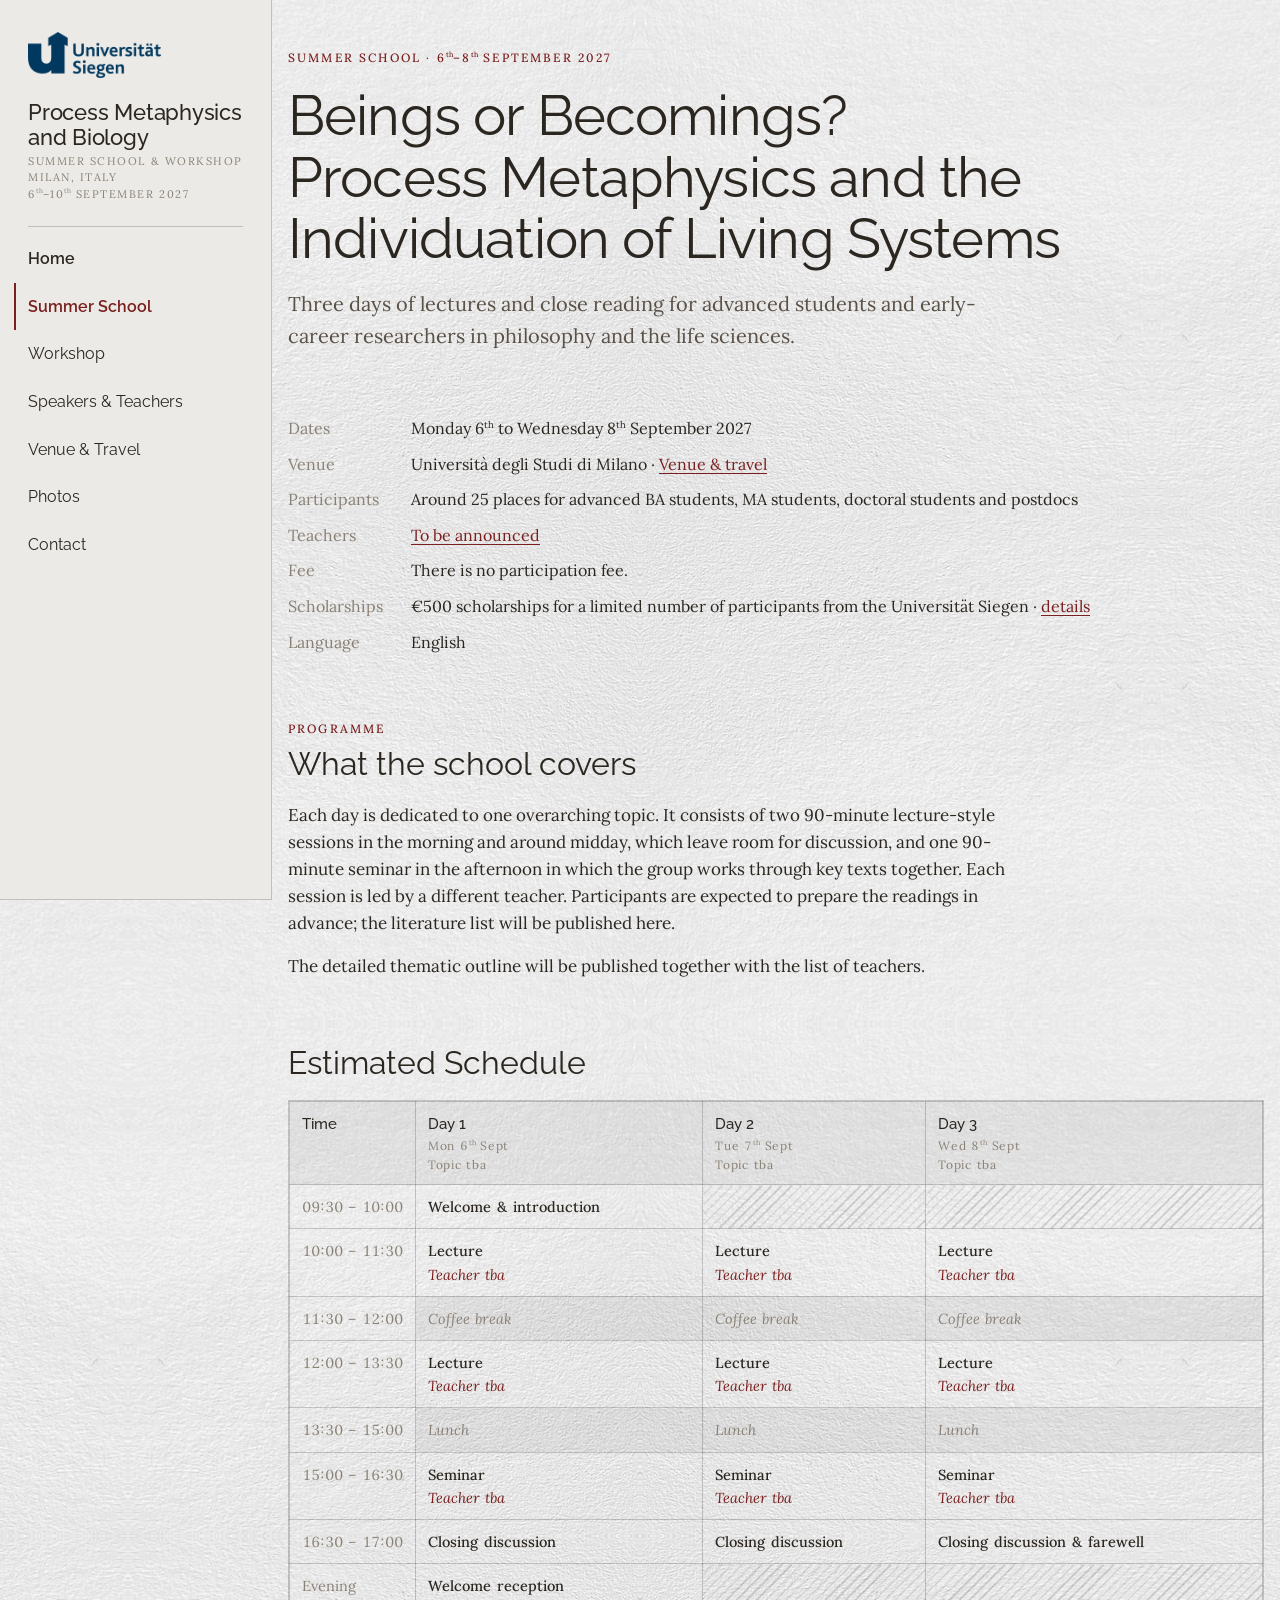
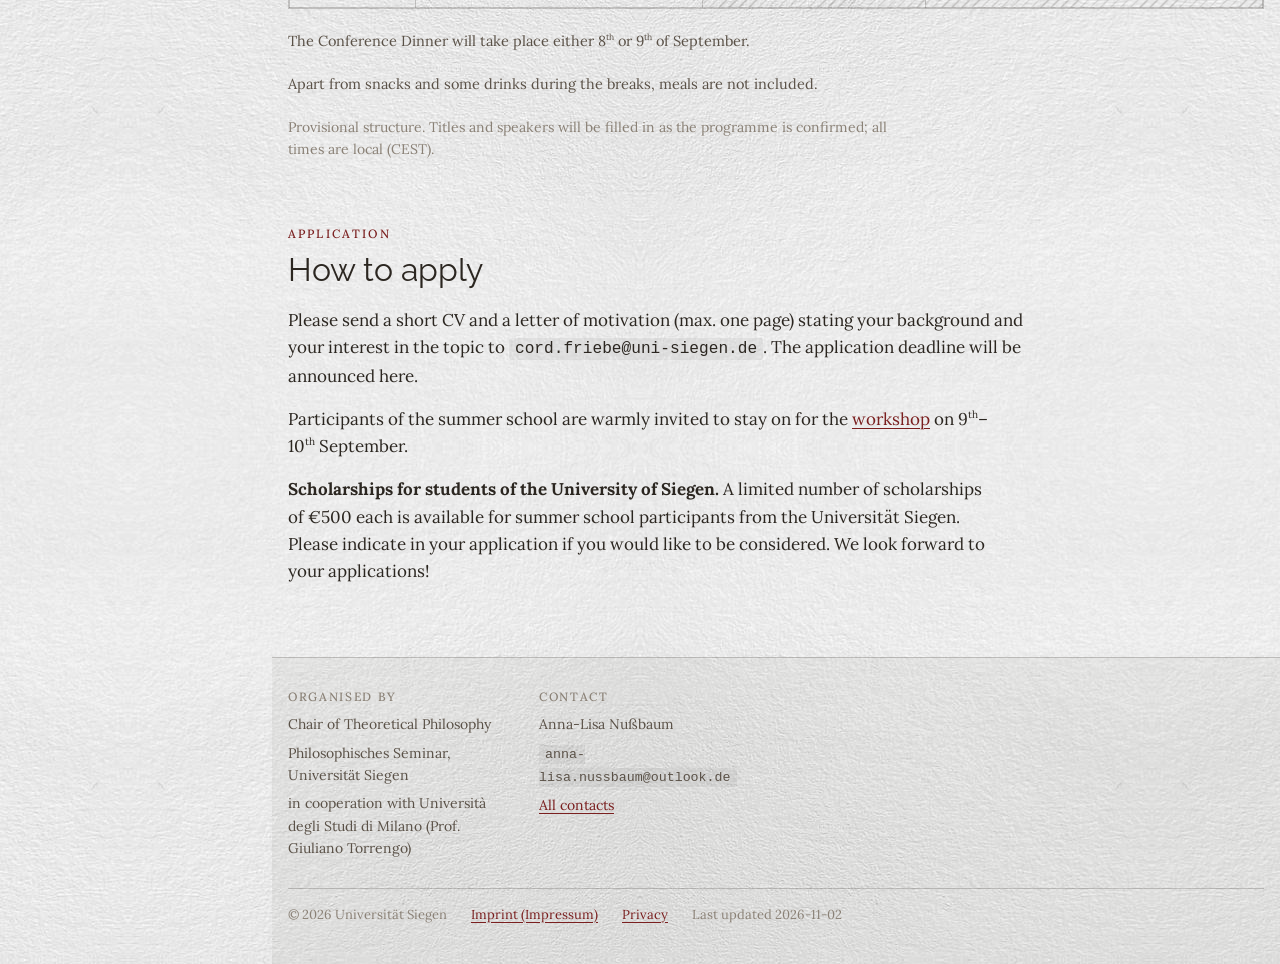
<file: summer-school.html>
<!doctype html>
<html lang="en">
<head>
<meta charset="utf-8">
<meta name="viewport" content="width=device-width, initial-scale=1, viewport-fit=cover">
<meta name="claude:viewport-fit-sides" content="cover">
<title>Summer School · Process Metaphysics 2027</title>
<meta name="description" content="Summer school 'Beings or Becomings? Process Metaphysics and the Individuation of Living Systems', Milan, 6–8 September 2027.">
<link rel="preconnect" href="https://fonts.googleapis.com">
<link rel="preconnect" href="https://fonts.gstatic.com" crossorigin>
<link href="https://fonts.googleapis.com/css2?family=Raleway:wght@400;500;600&family=Lora:ital,wght@0,400;0,500;0,600;1,400&display=swap" rel="stylesheet">
<link rel="stylesheet" href="style.css">
</head>
<body>
<header class="site-header">
  <div class="wrap">
    <div class="header-top">
      <div class="brand-row">
        <a class="logo" href="https://www.uni-siegen.de/" aria-label="Universität Siegen"><img src="uni-siegen.png" alt="Universität Siegen" width="600" height="208"></a>
        <a class="brand" href="index.html" aria-label="Process Metaphysics and Biology, Milan 2027 – home">
          <span class="brand-name">Process Metaphysics and Biology</span>
          <span class="brand-sub"><span>Summer School &amp; Workshop</span><span>Milan, Italy</span><span>6<sup>th</sup>–10<sup>th</sup> September 2027</span></span>
        </a>
      </div>
      <button class="nav-toggle" type="button" aria-expanded="false" aria-controls="site-nav" id="nav-toggle">Menu</button>
    </div>
    <nav class="nav" id="site-nav" aria-label="Main">
      <ul>
        <li><a href="index.html" class="home">Home</a></li><li><a href="summer-school.html" aria-current="page">Summer School</a></li><li><a href="workshop.html">Workshop</a></li><li><a href="speakers.html">Speakers & Teachers</a></li><li><a href="venue.html">Venue & Travel</a></li><li><a href="photos.html">Photos</a></li><li><a href="contact.html">Contact</a></li>
      </ul>
    </nav>
  </div>
</header>
<main class="wrap">
<section class="hero">
  <span class="kicker">Summer School · 6<sup>th</sup>–8<sup>th</sup> September 2027</span>
  <h1>Beings or Becomings? Process Metaphysics and the Individuation of Living Systems</h1>
  <p class="lede">Three days of lectures and close reading for advanced students and early-career researchers in philosophy and the life sciences.</p>
</section>

<section class="section">
  <dl class="facts-list">
    <dt>Dates</dt><dd>Monday 6<sup>th</sup> to Wednesday 8<sup>th</sup> September 2027</dd>
    <dt>Venue</dt><dd>Università degli Studi di Milano · <a href="venue.html">Venue &amp; travel</a></dd>
    <dt>Participants</dt><dd>Around 25 places for advanced BA students, MA students, doctoral students and postdocs</dd>
    <dt>Teachers</dt><dd><a href="speakers.html">To be announced</a></dd>
    <dt>Fee</dt><dd>There is no participation fee.</dd>
    <dt>Scholarships</dt><dd>€500 scholarships for a limited number of participants from the Universität Siegen · <a href="#apply">details</a></dd>
    <dt>Language</dt><dd>English</dd>
  </dl>
</section>

<section class="section">
  <div class="section-head"><span class="kicker">Programme</span><h2>What the school covers</h2></div>
  <div class="prose">
    <p>Each day is dedicated to one overarching topic. It consists of two 90-minute lecture-style sessions in the morning and around midday, which leave room for discussion, and one 90-minute seminar in the afternoon in which the group works through key texts together. Each session is led by a different teacher. Participants are expected to prepare the readings in advance; the literature list will be published here.</p>
    <p>The detailed thematic outline will be published together with the list of teachers.</p>
  </div>
</section>

<section class="section" id="schedule">
  <div class="section-head"><h2>Estimated Schedule</h2></div>
  <div class="schedule-wrap">
<table class="schedule">
  <thead><tr><th scope="col">Time</th><th scope="col">Day 1<small>Mon 6<sup>th</sup> Sept</small><small>Topic tba</small></th><th scope="col">Day 2<small>Tue 7<sup>th</sup> Sept</small><small>Topic tba</small></th><th scope="col">Day 3<small>Wed 8<sup>th</sup> Sept</small><small>Topic tba</small></th></tr></thead>
  <tbody>
    <tr><th scope="row">09:30 – 10:00</th><td class="slot"><span class="what">Welcome &amp; introduction</span></td><td class="empty" aria-label="free"></td><td class="empty" aria-label="free"></td></tr><tr><th scope="row">10:00 – 11:30</th><td class="slot"><span class="what">Lecture</span><span class="who">Teacher tba</span></td><td class="slot"><span class="what">Lecture</span><span class="who">Teacher tba</span></td><td class="slot"><span class="what">Lecture</span><span class="who">Teacher tba</span></td></tr><tr><th scope="row">11:30 – 12:00</th><td class="break">Coffee break</td><td class="break">Coffee break</td><td class="break">Coffee break</td></tr><tr><th scope="row">12:00 – 13:30</th><td class="slot"><span class="what">Lecture</span><span class="who">Teacher tba</span></td><td class="slot"><span class="what">Lecture</span><span class="who">Teacher tba</span></td><td class="slot"><span class="what">Lecture</span><span class="who">Teacher tba</span></td></tr><tr><th scope="row">13:30 – 15:00</th><td class="break">Lunch</td><td class="break">Lunch</td><td class="break">Lunch</td></tr><tr><th scope="row">15:00 – 16:30</th><td class="slot"><span class="what">Seminar</span><span class="who">Teacher tba</span></td><td class="slot"><span class="what">Seminar</span><span class="who">Teacher tba</span></td><td class="slot"><span class="what">Seminar</span><span class="who">Teacher tba</span></td></tr><tr><th scope="row">16:30 – 17:00</th><td class="slot"><span class="what">Closing discussion</span></td><td class="slot"><span class="what">Closing discussion</span></td><td class="slot"><span class="what">Closing discussion &amp; farewell</span></td></tr><tr><th scope="row">Evening</th><td class="slot"><span class="what">Welcome reception</span></td><td class="empty" aria-label="free"></td><td class="empty" aria-label="free"></td></tr>
  </tbody>
</table>
</div>
<p class="schedule-note">The Conference Dinner will take place either 8<sup>th</sup> or 9<sup>th</sup> of September.</p>
<p class="schedule-note">Apart from snacks and some drinks during the breaks, meals are not included.</p>
<p class="muted" style="font-size:14px">Provisional structure. Titles and speakers will be filled in as the programme is confirmed; all times are local (CEST).</p>
</section>

<section class="section" id="apply">
  <div class="section-head"><span class="kicker">Application</span><h2>How to apply</h2></div>
  <div class="prose">
    <p>Please send a short CV and a letter of motivation (max. one page) stating your background and your interest in the topic to <code class="addr">cord.friebe@uni-siegen.de</code>. The application deadline will be announced here.</p>
    <p>Participants of the summer school are warmly invited to stay on for the <a href="workshop.html">workshop</a> on 9<sup>th</sup>–10<sup>th</sup> September.</p>
    <p><strong>Scholarships for students of the University of Siegen.</strong> A limited number of scholarships of €500 each is available for summer school participants from the Universität Siegen. Please indicate in your application if you would like to be considered. We look forward to your applications!</p>
  </div>
</section>
</main>
<footer class="site-footer">
  <div class="wrap">
    <div>
      <h3>Organised by</h3>
      <ul>
        <li>Chair of Theoretical Philosophy</li>
        <li>Philosophisches Seminar, Universität Siegen</li>
        <li>in cooperation with Università degli Studi di Milano (Prof. Giuliano Torrengo)</li>
      </ul>
    </div>
    <div>
      <h3>Contact</h3>
      <ul>
        <li>Anna-Lisa Nußbaum</li>
        <li><code class="addr">anna-lisa.nussbaum@outlook.de</code></li>
        <li><a href="contact.html">All contacts</a></li>
      </ul>
    </div>
    <div class="legal">
      <span>© 2026 Universität Siegen</span>
      <a href="imprint.html">Imprint (Impressum)</a>
      <a href="privacy.html">Privacy</a>
      <span>Last updated 2026-11-02</span>
    </div>
  </div>
</footer>
<script>
  (function () {
    var btn = document.getElementById('nav-toggle'), nav = document.getElementById('site-nav');
    if (!btn || !nav) return;
    btn.addEventListener('click', function () {
      var open = nav.classList.toggle('open');
      btn.setAttribute('aria-expanded', open ? 'true' : 'false');
      btn.textContent = open ? 'Close' : 'Menu';
    });
  })();
</script>
</body>
</html>
</file>
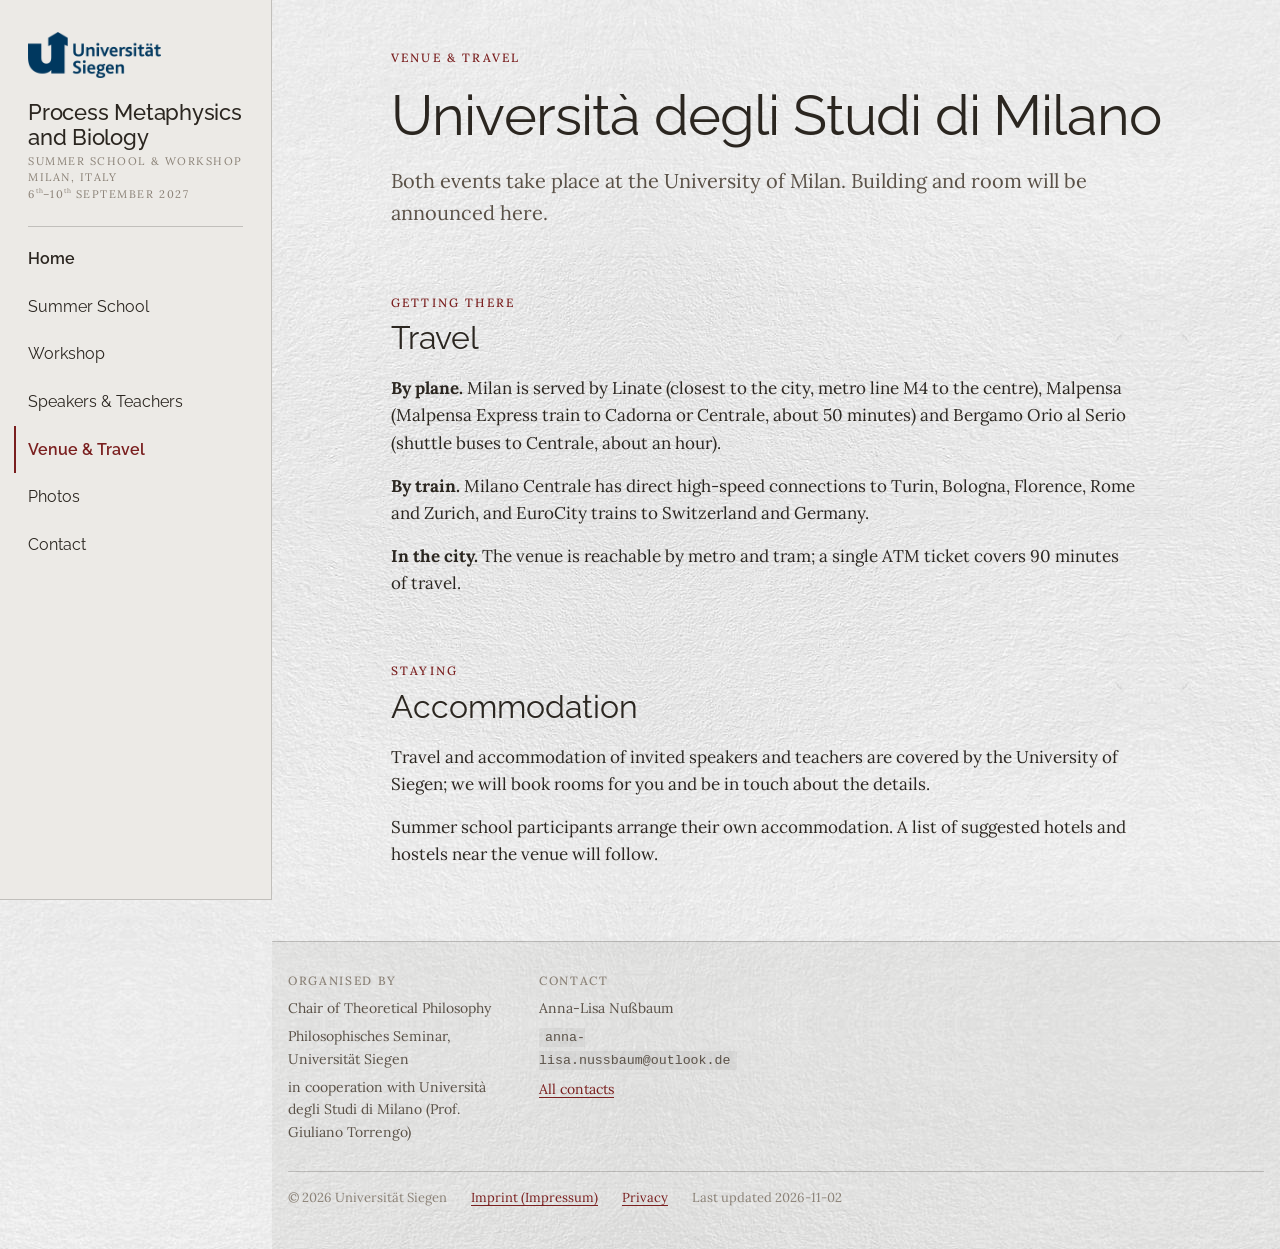
<file: venue.html>
<!doctype html>
<html lang="en">
<head>
<meta charset="utf-8">
<meta name="viewport" content="width=device-width, initial-scale=1, viewport-fit=cover">
<meta name="claude:viewport-fit-sides" content="cover">
<title>Venue & Travel · Process Metaphysics 2027</title>
<meta name="description" content="Venue, travel and accommodation information for Process Metaphysics 2027 in Milan.">
<link rel="preconnect" href="https://fonts.googleapis.com">
<link rel="preconnect" href="https://fonts.gstatic.com" crossorigin>
<link href="https://fonts.googleapis.com/css2?family=Raleway:wght@400;500;600&family=Lora:ital,wght@0,400;0,500;0,600;1,400&display=swap" rel="stylesheet">
<link rel="stylesheet" href="style.css">
</head>
<body>
<header class="site-header">
  <div class="wrap">
    <div class="header-top">
      <div class="brand-row">
        <a class="logo" href="https://www.uni-siegen.de/" aria-label="Universität Siegen"><img src="uni-siegen.png" alt="Universität Siegen" width="600" height="208"></a>
        <a class="brand" href="index.html" aria-label="Process Metaphysics and Biology, Milan 2027 – home">
          <span class="brand-name">Process Metaphysics and Biology</span>
          <span class="brand-sub"><span>Summer School &amp; Workshop</span><span>Milan, Italy</span><span>6<sup>th</sup>–10<sup>th</sup> September 2027</span></span>
        </a>
      </div>
      <button class="nav-toggle" type="button" aria-expanded="false" aria-controls="site-nav" id="nav-toggle">Menu</button>
    </div>
    <nav class="nav" id="site-nav" aria-label="Main">
      <ul>
        <li><a href="index.html" class="home">Home</a></li><li><a href="summer-school.html">Summer School</a></li><li><a href="workshop.html">Workshop</a></li><li><a href="speakers.html">Speakers & Teachers</a></li><li><a href="venue.html" aria-current="page">Venue & Travel</a></li><li><a href="photos.html">Photos</a></li><li><a href="contact.html">Contact</a></li>
      </ul>
    </nav>
  </div>
</header>
<main class="wrap">
<section class="hero">
  <span class="kicker">Venue &amp; Travel</span>
  <h1>Università degli Studi di Milano</h1>
  <p class="lede">Both events take place at the University of Milan. Building and room will be announced here.</p>
</section>

<section class="section">
  <div class="section-head"><span class="kicker">Getting there</span><h2>Travel</h2></div>
  <div class="prose">
    <p><strong>By plane.</strong> Milan is served by Linate (closest to the city, metro line M4 to the centre), Malpensa (Malpensa Express train to Cadorna or Centrale, about 50 minutes) and Bergamo Orio al Serio (shuttle buses to Centrale, about an hour).</p>
    <p><strong>By train.</strong> Milano Centrale has direct high-speed connections to Turin, Bologna, Florence, Rome and Zurich, and EuroCity trains to Switzerland and Germany.</p>
    <p><strong>In the city.</strong> The venue is reachable by metro and tram; a single ATM ticket covers 90 minutes of travel.</p>
  </div>
</section>

<section class="section">
  <div class="section-head"><span class="kicker">Staying</span><h2>Accommodation</h2></div>
  <div class="prose">
    <p>Travel and accommodation of invited speakers and teachers are covered by the University of Siegen; we will book rooms for you and be in touch about the details.</p>
    <p>Summer school participants arrange their own accommodation. A list of suggested hotels and hostels near the venue will follow.</p>
  </div>
</section>
</main>
<footer class="site-footer">
  <div class="wrap">
    <div>
      <h3>Organised by</h3>
      <ul>
        <li>Chair of Theoretical Philosophy</li>
        <li>Philosophisches Seminar, Universität Siegen</li>
        <li>in cooperation with Università degli Studi di Milano (Prof. Giuliano Torrengo)</li>
      </ul>
    </div>
    <div>
      <h3>Contact</h3>
      <ul>
        <li>Anna-Lisa Nußbaum</li>
        <li><code class="addr">anna-lisa.nussbaum@outlook.de</code></li>
        <li><a href="contact.html">All contacts</a></li>
      </ul>
    </div>
    <div class="legal">
      <span>© 2026 Universität Siegen</span>
      <a href="imprint.html">Imprint (Impressum)</a>
      <a href="privacy.html">Privacy</a>
      <span>Last updated 2026-11-02</span>
    </div>
  </div>
</footer>
<script>
  (function () {
    var btn = document.getElementById('nav-toggle'), nav = document.getElementById('site-nav');
    if (!btn || !nav) return;
    btn.addEventListener('click', function () {
      var open = nav.classList.toggle('open');
      btn.setAttribute('aria-expanded', open ? 'true' : 'false');
      btn.textContent = open ? 'Close' : 'Menu';
    });
  })();
</script>
</body>
</html>
</file>
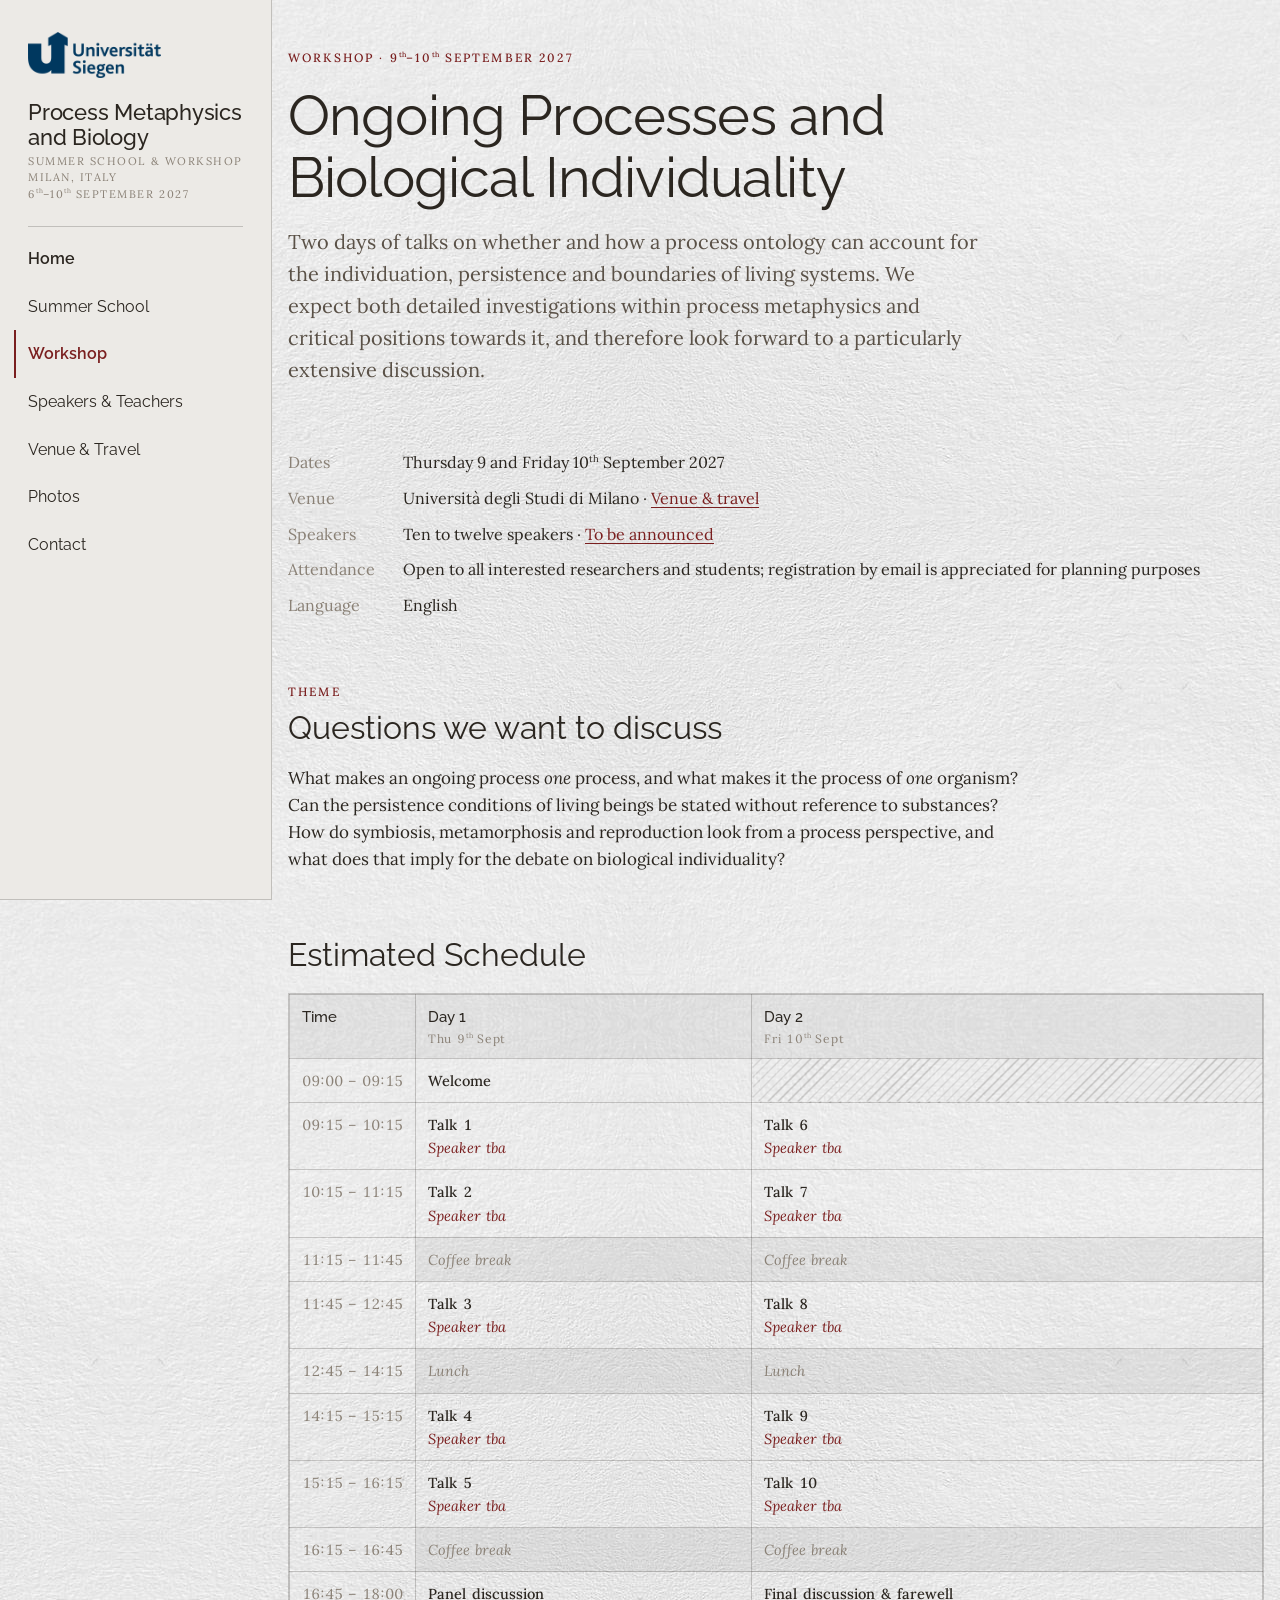
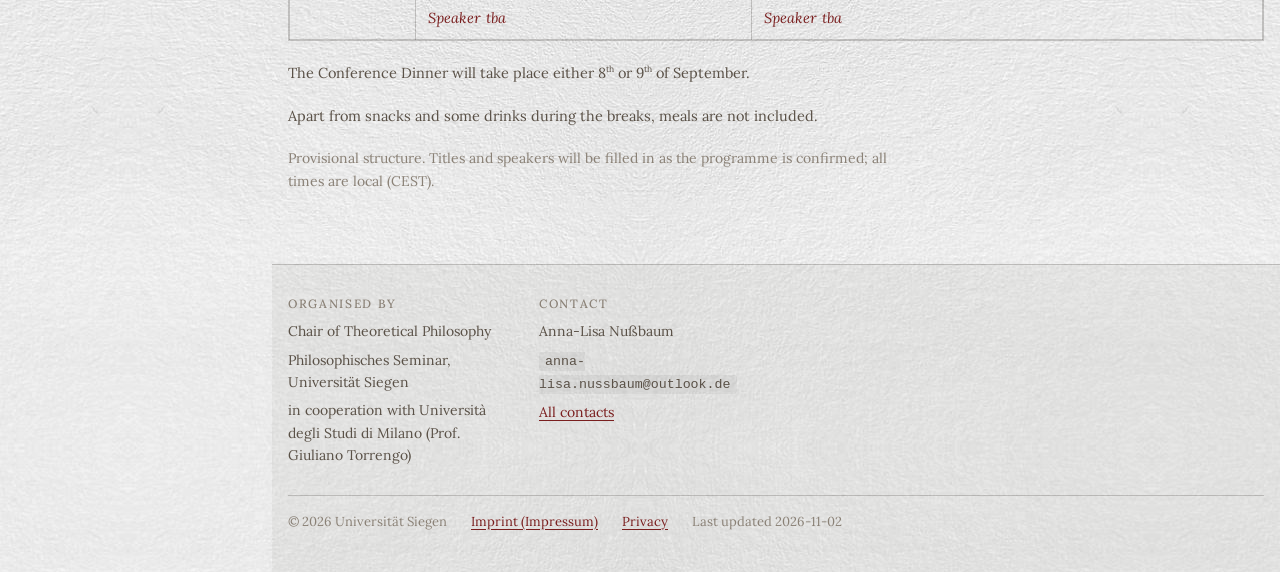
<file: workshop.html>
<!doctype html>
<html lang="en">
<head>
<meta charset="utf-8">
<meta name="viewport" content="width=device-width, initial-scale=1, viewport-fit=cover">
<meta name="claude:viewport-fit-sides" content="cover">
<title>Workshop · Process Metaphysics 2027</title>
<meta name="description" content="Workshop 'Ongoing Processes and Biological Individuality', Milan, 9–10 September 2027.">
<link rel="preconnect" href="https://fonts.googleapis.com">
<link rel="preconnect" href="https://fonts.gstatic.com" crossorigin>
<link href="https://fonts.googleapis.com/css2?family=Raleway:wght@400;500;600&family=Lora:ital,wght@0,400;0,500;0,600;1,400&display=swap" rel="stylesheet">
<link rel="stylesheet" href="style.css">
</head>
<body>
<header class="site-header">
  <div class="wrap">
    <div class="header-top">
      <div class="brand-row">
        <a class="logo" href="https://www.uni-siegen.de/" aria-label="Universität Siegen"><img src="uni-siegen.png" alt="Universität Siegen" width="600" height="208"></a>
        <a class="brand" href="index.html" aria-label="Process Metaphysics and Biology, Milan 2027 – home">
          <span class="brand-name">Process Metaphysics and Biology</span>
          <span class="brand-sub"><span>Summer School &amp; Workshop</span><span>Milan, Italy</span><span>6<sup>th</sup>–10<sup>th</sup> September 2027</span></span>
        </a>
      </div>
      <button class="nav-toggle" type="button" aria-expanded="false" aria-controls="site-nav" id="nav-toggle">Menu</button>
    </div>
    <nav class="nav" id="site-nav" aria-label="Main">
      <ul>
        <li><a href="index.html" class="home">Home</a></li><li><a href="summer-school.html">Summer School</a></li><li><a href="workshop.html" aria-current="page">Workshop</a></li><li><a href="speakers.html">Speakers & Teachers</a></li><li><a href="venue.html">Venue & Travel</a></li><li><a href="photos.html">Photos</a></li><li><a href="contact.html">Contact</a></li>
      </ul>
    </nav>
  </div>
</header>
<main class="wrap">
<section class="hero">
  <span class="kicker">Workshop · 9<sup>th</sup>–10<sup>th</sup> September 2027</span>
  <h1>Ongoing Processes and Biological Individuality</h1>
  <p class="lede">Two days of talks on whether and how a process ontology can account for the individuation, persistence and boundaries of living systems. We expect both detailed investigations within process metaphysics and critical positions towards it, and therefore look forward to a particularly extensive discussion.</p>
</section>

<section class="section">
  <dl class="facts-list">
    <dt>Dates</dt><dd>Thursday 9 and Friday 10<sup>th</sup> September 2027</dd>
    <dt>Venue</dt><dd>Università degli Studi di Milano · <a href="venue.html">Venue &amp; travel</a></dd>
    <dt>Speakers</dt><dd>Ten to twelve speakers · <a href="speakers.html">To be announced</a></dd>
    <dt>Attendance</dt><dd>Open to all interested researchers and students; registration by email is appreciated for planning purposes</dd>
    <dt>Language</dt><dd>English</dd>
  </dl>
</section>

<section class="section">
  <div class="section-head"><span class="kicker">Theme</span><h2>Questions we want to discuss</h2></div>
  <div class="prose">
    <p>What makes an ongoing process <em>one</em> process, and what makes it the process of <em>one</em> organism? Can the persistence conditions of living beings be stated without reference to substances? How do symbiosis, metamorphosis and reproduction look from a process perspective, and what does that imply for the debate on biological individuality?</p>
  </div>
</section>

<section class="section" id="schedule">
  <div class="section-head"><h2>Estimated Schedule</h2></div>
  <div class="schedule-wrap">
<table class="schedule">
  <thead><tr><th scope="col">Time</th><th scope="col">Day 1<small>Thu 9<sup>th</sup> Sept</small></th><th scope="col">Day 2<small>Fri 10<sup>th</sup> Sept</small></th></tr></thead>
  <tbody>
    <tr><th scope="row">09:00 – 09:15</th><td class="slot"><span class="what">Welcome</span></td><td class="empty" aria-label="free"></td></tr><tr><th scope="row">09:15 – 10:15</th><td class="slot"><span class="what">Talk 1</span><span class="who">Speaker tba</span></td><td class="slot"><span class="what">Talk 6</span><span class="who">Speaker tba</span></td></tr><tr><th scope="row">10:15 – 11:15</th><td class="slot"><span class="what">Talk 2</span><span class="who">Speaker tba</span></td><td class="slot"><span class="what">Talk 7</span><span class="who">Speaker tba</span></td></tr><tr><th scope="row">11:15 – 11:45</th><td class="break">Coffee break</td><td class="break">Coffee break</td></tr><tr><th scope="row">11:45 – 12:45</th><td class="slot"><span class="what">Talk 3</span><span class="who">Speaker tba</span></td><td class="slot"><span class="what">Talk 8</span><span class="who">Speaker tba</span></td></tr><tr><th scope="row">12:45 – 14:15</th><td class="break">Lunch</td><td class="break">Lunch</td></tr><tr><th scope="row">14:15 – 15:15</th><td class="slot"><span class="what">Talk 4</span><span class="who">Speaker tba</span></td><td class="slot"><span class="what">Talk 9</span><span class="who">Speaker tba</span></td></tr><tr><th scope="row">15:15 – 16:15</th><td class="slot"><span class="what">Talk 5</span><span class="who">Speaker tba</span></td><td class="slot"><span class="what">Talk 10</span><span class="who">Speaker tba</span></td></tr><tr><th scope="row">16:15 – 16:45</th><td class="break">Coffee break</td><td class="break">Coffee break</td></tr><tr><th scope="row">16:45 – 18:00</th><td class="slot"><span class="what">Panel discussion</span><span class="who">Speaker tba</span></td><td class="slot"><span class="what">Final discussion &amp; farewell</span><span class="who">Speaker tba</span></td></tr>
  </tbody>
</table>
</div>
<p class="schedule-note">The Conference Dinner will take place either 8<sup>th</sup> or 9<sup>th</sup> of September.</p>
<p class="schedule-note">Apart from snacks and some drinks during the breaks, meals are not included.</p>
<p class="muted" style="font-size:14px">Provisional structure. Titles and speakers will be filled in as the programme is confirmed; all times are local (CEST).</p>
</section>
</main>
<footer class="site-footer">
  <div class="wrap">
    <div>
      <h3>Organised by</h3>
      <ul>
        <li>Chair of Theoretical Philosophy</li>
        <li>Philosophisches Seminar, Universität Siegen</li>
        <li>in cooperation with Università degli Studi di Milano (Prof. Giuliano Torrengo)</li>
      </ul>
    </div>
    <div>
      <h3>Contact</h3>
      <ul>
        <li>Anna-Lisa Nußbaum</li>
        <li><code class="addr">anna-lisa.nussbaum@outlook.de</code></li>
        <li><a href="contact.html">All contacts</a></li>
      </ul>
    </div>
    <div class="legal">
      <span>© 2026 Universität Siegen</span>
      <a href="imprint.html">Imprint (Impressum)</a>
      <a href="privacy.html">Privacy</a>
      <span>Last updated 2026-11-02</span>
    </div>
  </div>
</footer>
<script>
  (function () {
    var btn = document.getElementById('nav-toggle'), nav = document.getElementById('site-nav');
    if (!btn || !nav) return;
    btn.addEventListener('click', function () {
      var open = nav.classList.toggle('open');
      btn.setAttribute('aria-expanded', open ? 'true' : 'false');
      btn.textContent = open ? 'Close' : 'Menu';
    });
  })();
</script>
</body>
</html>
</file>
<file: style.css>
/* Layout: single centered column (72ch max for text, 1100px for grids), paper ground, sepia ink.
   Banner = city network → mycelium line drawing. */
:root {
  --bg: #ECEAE6;
  --bg-2: rgba(43, 38, 32, 0.06);
  --fg: #2B2620;
  --fg-2: #5A5147;
  --muted: #8A8176;
  --line: rgba(43, 38, 32, 0.22);
  --accent: #7A1F1F;
  --accent-2: #9A3A3A;
  --logo-bg: transparent; --logo-pad: 0;
  --display: 'Raleway', 'Helvetica Neue', Arial, sans-serif;
  --body: 'Lora', Georgia, 'Times New Roman', serif;
  color-scheme: light;
}
@media (prefers-color-scheme: dark) {
  :root:not([data-theme="light"]) {
    --bg: #17191B; --bg-2: #202326; --fg: #ECE6DA; --fg-2: #D3CBBD; --muted: #A0988C;
    --line: rgba(236, 230, 218, 0.2); --accent: #D9A864; --accent-2: #B98A4C; --logo-bg: #F3EEE3; --logo-pad: 6px 10px; color-scheme: dark;
  }
  :root:not([data-theme="light"]) body { background-image: none; }
}
:root[data-theme="dark"] {
  --bg: #17191B; --bg-2: #202326; --fg: #ECE6DA; --fg-2: #D3CBBD; --muted: #A0988C;
  --line: rgba(236, 230, 218, 0.2); --accent: #D9A864; --accent-2: #B98A4C; --logo-bg: #F3EEE3; --logo-pad: 6px 10px; color-scheme: dark;
}
:root[data-theme="dark"] body { background-image: none; }

* { box-sizing: border-box; }
html { height: 100%; }
body {
  margin: 0; min-height: 100%;
  background: var(--bg) url(paper.jpg) center top / 1024px 1024px repeat; color: var(--fg);
  font-family: var(--body); font-size: 17px; line-height: 1.6;
  -webkit-font-smoothing: antialiased;
}
img { max-width: 100%; display: block; }
sup { font-size: 0.6em; line-height: 0; vertical-align: super; letter-spacing: 0; text-transform: none; }
a { color: var(--accent); text-decoration-thickness: 1px; text-underline-offset: 3px; }
a:hover { color: var(--accent-2); }
:focus-visible { outline: 2px solid var(--accent); outline-offset: 3px; }

.wrap {
  max-width: 1100px; margin: 0 auto;
  padding-left: max(16px, env(safe-area-inset-left, 0px));
  padding-right: max(16px, env(safe-area-inset-right, 0px));
}

/* ---------- Header / navigation: sidebar on desktop, top bar on phones ---------- */
.site-header {
  border-bottom: 1px solid var(--line);
  background: var(--bg);
  position: sticky; top: env(safe-area-inset-top, 0px); z-index: 20;
}
.site-header .wrap { display: flex; flex-direction: column; }
.header-top { display: flex; align-items: center; justify-content: space-between; gap: 24px; padding-block: 18px 14px; }
.brand-row { display: flex; align-items: center; gap: 22px; min-width: 0; }
.logo { flex-shrink: 0; display: inline-block; background: var(--logo-bg); padding: var(--logo-pad); border-radius: 4px; }
.logo img { height: 44px; width: auto; max-width: none; display: block; }
.brand { display: flex; flex-direction: column; gap: 3px; padding-left: 22px; border-left: 1px solid var(--line); text-decoration: none; color: var(--fg); line-height: 1.15; min-width: 0; }
.brand .brand-name { font-family: var(--display); font-weight: 500; font-size: 22px; letter-spacing: -0.01em; text-wrap: balance; }
.brand .brand-sub { font-size: 11px; letter-spacing: 0.14em; text-transform: uppercase; color: var(--muted); display: flex; flex-direction: column; gap: 2px; line-height: 1.35; }
.brand .brand-sub span { white-space: nowrap; }
.nav-toggle {
  display: none; background: none; border: 1px solid var(--line); color: var(--fg);
  border-radius: 6px; padding: 8px 12px; font: inherit; font-size: 14px; cursor: pointer; min-height: 44px;
}
.nav { border-top: 1px solid var(--line); }
.nav ul { list-style: none; margin: 0; padding: 0; display: flex; gap: 8px; flex-wrap: wrap; }
.nav a {
  display: inline-block; padding: 12px 12px 11px; min-height: 44px; font-family: var(--display);
  color: var(--fg-2); text-decoration: none; font-size: 15px; border-bottom: 2px solid transparent;
}
.nav a:hover { color: var(--fg); }
.nav a[aria-current="page"] { color: var(--fg); border-bottom-color: var(--accent); }
.nav a.home { font-weight: 600; color: var(--fg); }
@media (max-width: 760px) {
  .logo img { height: 32px; }
  .brand { padding-left: 14px; }
  .brand-row { gap: 14px; }
  .brand .brand-name { font-size: 16px; }
  .brand .brand-sub { display: none; }
  .nav-toggle { display: inline-block; }
  .nav { display: none; background: var(--bg); }
  .nav.open { display: block; }
  .nav ul { flex-direction: column; gap: 0; padding-bottom: 8px; }
  .nav a { display: block; padding: 14px 4px; border-bottom: 1px solid var(--line); color: var(--fg); font-size: 17px; font-weight: 500; }
  .nav a[aria-current="page"] { border-bottom-color: var(--line); color: var(--accent); font-weight: 600; }
}

@media (min-width: 761px) {
  body { display: grid; grid-template-columns: 272px minmax(0, 1fr); align-items: start; }
  .site-header { grid-column: 1; grid-row: 1 / span 3; position: sticky; top: env(safe-area-inset-top, 0px); height: 100vh; overflow-y: auto; border-right: 1px solid var(--line); }
  main, .site-footer, .banner { grid-column: 2; }
  .site-header .wrap { max-width: none; padding-inline: 28px; }
  .header-top { padding-block: 32px 24px; }
  .brand-row { flex-direction: column; align-items: flex-start; gap: 22px; }
  .brand { padding-left: 0; border-left: 0; }
  .logo img { height: 46px; }
  .nav ul { flex-direction: column; gap: 0; padding-block: 8px; }
  .nav li:first-child a { padding-left: 0; }
  .nav a { display: block; padding: 11px 0; border-bottom: 0; border-left: 2px solid transparent; padding-left: 12px; margin-left: -14px; font-size: 16px; color: var(--fg); }
  .nav a[aria-current="page"] { color: var(--accent); font-weight: 600; }
  .nav li:first-child a { padding-left: 12px; }
  .nav a[aria-current="page"] { border-left-color: var(--accent); }
  main { padding-inline: 8px; }
}
/* ---------- Banner ---------- */
.banner { border-bottom: 1px solid var(--line); background: #F3EEE3; }
.banner img { width: 100%; height: clamp(220px, 32vw, 420px); object-fit: cover; }
.banner.small img { height: clamp(140px, 18vw, 220px); }

/* ---------- Typography ---------- */
h1, h2, h3 { font-family: var(--display); font-weight: 400; line-height: 1.1; text-wrap: balance; margin: 0; }
h1 { font-size: clamp(34px, 5vw, 56px); letter-spacing: -0.015em; }
h2 { font-size: clamp(24px, 3vw, 32px); }
h3 { font-size: 20px; }
.kicker { font-family: var(--body); font-size: 12px; letter-spacing: 0.18em; text-transform: uppercase; color: var(--accent); font-weight: 500; }
.lede { font-size: 20px; color: var(--fg-2); max-width: 60ch; text-wrap: pretty; }
p { margin: 0; max-width: 68ch; text-wrap: pretty; }
.prose { display: flex; flex-direction: column; gap: 16px; }
.muted { color: var(--muted); }
.placeholder { color: var(--accent); font-style: italic; }

/* ---------- Sections ---------- */
main { padding-block: 48px 72px; display: flex; flex-direction: column; gap: 64px; }
.section { display: flex; flex-direction: column; gap: 20px; }
.section-head { display: flex; flex-direction: column; gap: 8px; }
.hero { display: flex; flex-direction: column; gap: 18px; }
.facts { display: flex; flex-wrap: wrap; gap: 8px 28px; font-size: 15px; color: var(--fg-2); }
.facts span strong { color: var(--fg); font-weight: 500; }

.tiles { display: grid; grid-template-columns: repeat(auto-fit, minmax(280px, 1fr)); gap: 20px; }
.tile {
  display: flex; flex-direction: column; gap: 10px; padding: 24px; border: 1px solid var(--line);
  text-decoration: none; color: var(--fg); background: transparent; min-width: 0;
}
.tile:hover { border-color: var(--accent); color: var(--fg); }
.tile .tile-title { font-family: var(--display); font-weight: 500; font-size: 22px; line-height: 1.2; }
.tile .tile-more { color: var(--accent); font-size: 15px; margin-top: auto; }

.btn {
  font-family: var(--display); display: inline-block; padding: 12px 20px; min-height: 44px; border: 1px solid var(--accent);
  color: var(--accent); text-decoration: none; font-weight: 500; font-size: 15px; border-radius: 3px;
}
.btn:hover { background: var(--accent); color: var(--bg); }
.btn.primary { background: var(--accent); color: var(--bg); }
.btn.primary:hover { background: var(--accent-2); border-color: var(--accent-2); }

/* People */
.people { display: grid; grid-template-columns: repeat(auto-fit, minmax(180px, 1fr)); gap: 24px; }
.person { display: flex; flex-direction: column; gap: 10px; min-width: 0; }
.person .photo {
  aspect-ratio: 1 / 1; max-width: 160px; width: 100%; border-radius: 50%; background: var(--bg-2); border: 1px solid var(--line);
  display: flex; align-items: center; justify-content: center; color: var(--muted); font-size: 13px; text-align: center; padding: 12px;
  overflow: hidden;
}
.person .photo img { width: 100%; height: 100%; object-fit: cover; }
.person .name { font-weight: 500; }
.person .role { font-size: 14px; color: var(--fg-2); }

/* Definition lists (key facts) */
.facts-list { display: grid; grid-template-columns: max-content 1fr; gap: 10px 28px; margin: 0; font-size: 16px; }
.facts-list dt { color: var(--muted); }
.facts-list dd { margin: 0; min-width: 0; }
@media (max-width: 520px) { .facts-list { grid-template-columns: 1fr; gap: 2px; } .facts-list dd { margin-bottom: 10px; } }

/* ---------- Schedule structure ---------- */
.schedule-wrap { overflow-x: auto; border: 1px solid var(--line); }
.schedule { border-collapse: collapse; width: 100%; min-width: 640px; font-size: 14.5px; font-variant-numeric: tabular-nums; }
.schedule th, .schedule td { border: 1px solid var(--line); padding: 10px 12px; text-align: left; vertical-align: top; }
.schedule thead th { background: var(--bg-2); font-weight: 500; font-family: var(--display); font-size: 15px; }
.schedule thead th small { display: block; font-family: var(--body); font-size: 12px; color: var(--muted); font-weight: 400; letter-spacing: 0.06em; }
.schedule tbody th { font-weight: 400; color: var(--muted); white-space: nowrap; width: 1%; }
.schedule td.slot { color: var(--fg-2); }
.schedule td.slot .what { display: block; font-weight: 500; color: var(--fg); }
.schedule td.slot .who { display: block; font-style: italic; color: var(--accent); }
.schedule td.break { background: var(--bg-2); color: var(--muted); font-style: italic; }
.schedule td.empty { background: repeating-linear-gradient(135deg, transparent 0 6px, var(--line) 6px 7px); }

/* ---------- Gallery ---------- */
.gallery-year { display: flex; flex-direction: column; gap: 16px; }
.gallery { display: grid; grid-template-columns: repeat(auto-fill, minmax(260px, 1fr)); gap: 16px; }
.gallery figure a { display: block; }
.gallery .frame img { transition: transform 0.3s; }
.gallery figure a:hover .frame img { transform: scale(1.03); }
.gallery figure { margin: 0; display: flex; flex-direction: column; gap: 6px; min-width: 0; }
.gallery .frame {
  aspect-ratio: 4 / 3; max-width: 100%; background: var(--bg-2); border: 1px solid var(--line); overflow: hidden;
  display: flex; align-items: center; justify-content: center; color: var(--muted); font-size: 13px; text-align: center; padding: 12px;
}
.gallery .frame img { width: 100%; height: 100%; object-fit: cover; }
.gallery figcaption { font-size: 13px; color: var(--fg-2); }

/* ---------- Footer ---------- */
.site-footer { border-top: 1px solid var(--line); background: var(--bg-2); font-size: 14px; color: var(--fg-2); }
.site-footer .wrap { padding-block: 32px 40px; display: grid; grid-template-columns: repeat(auto-fit, minmax(220px, 1fr)); gap: 28px; }
.site-footer h3 { font-family: var(--body); font-size: 12px; letter-spacing: 0.14em; text-transform: uppercase; color: var(--muted); font-weight: 500; margin-bottom: 10px; }
.site-footer ul { list-style: none; margin: 0; padding: 0; display: flex; flex-direction: column; gap: 6px; }
.site-footer .legal { grid-column: 1 / -1; border-top: 1px solid var(--line); padding-top: 16px; font-size: 13px; color: var(--muted); display: flex; flex-wrap: wrap; gap: 8px 24px; }

code.addr { font-family: ui-monospace, SFMono-Regular, Menlo, monospace; font-size: 0.95em; background: var(--bg-2); padding: 2px 6px; border-radius: 3px; }

@media (prefers-reduced-motion: no-preference) {
  .tile, .btn, .nav a { transition: border-color 0.15s, background 0.15s, color 0.15s; }
}

/* ---------- Hero with artwork ---------- */
.hero-grid { display: grid; grid-template-columns: minmax(0, 1.1fr) minmax(0, 1fr); gap: 32px; align-items: center; }
.hero-art { min-width: 0; display: flex; justify-content: center; }
.hero-art img { width: 100%; max-width: 560px; height: auto; mix-blend-mode: multiply; }
@media (max-width: 820px) { .hero-grid { grid-template-columns: 1fr; } .hero-art { order: -1; } .hero-art img { max-width: 420px; } }
.schedule-note { font-size: 14.5px; color: var(--fg-2); max-width: 68ch; }
.site-footer { background: rgba(43, 38, 32, 0.05); }

/* ---------- Video hero + artwork beside About ---------- */
.hero-video { min-width: 0; }
.hero-video video { display: block; width: 100%; height: auto; aspect-ratio: 16 / 9; max-width: 100%; object-fit: cover; border: 1px solid var(--line); background: var(--bg-2); }
.about-grid { display: grid; grid-template-columns: minmax(0, 1.2fr) minmax(0, 1fr); gap: 40px; align-items: center; }
.about-text { display: flex; flex-direction: column; gap: 20px; min-width: 0; }
.about-art { min-width: 0; display: flex; justify-content: center; }
.about-art img { width: 100%; max-width: 480px; height: auto; mix-blend-mode: multiply; }
@media (max-width: 820px) { .about-grid { grid-template-columns: 1fr; } .about-art img { max-width: 380px; } }
@media (prefers-reduced-motion: reduce) { .hero-video video { display: none; } .hero-video { background: url(milan-poster.jpg) center/cover; aspect-ratio: 16 / 9; border: 1px solid var(--line); } }

/* ---------- Full-width video hero with text overlay ---------- */
.hero-full {
  position: relative; overflow: hidden; color: #F3EEE3;
  margin-top: -48px; margin-left: calc(-1 * max(16px, env(safe-area-inset-left, 0px))); margin-right: calc(-1 * max(16px, env(safe-area-inset-right, 0px)));
  min-height: min(78vh, 760px); display: flex; align-items: flex-end;
  background: #2B2620;
}
.hero-full video { position: absolute; inset: 0; width: 100%; height: 100%; object-fit: cover; object-position: center 40%; }
.hero-full::after {
  content: ""; position: absolute; inset: 0;
  background:
    linear-gradient(to top, rgba(20, 16, 14, 0.88) 0%, rgba(20, 16, 14, 0.55) 45%, rgba(20, 16, 14, 0.15) 75%, rgba(20, 16, 14, 0) 100%),
    linear-gradient(to right, rgba(20, 16, 14, 0.45), rgba(20, 16, 14, 0) 70%);
}
.hero-full-inner {
  position: relative; z-index: 1; display: flex; flex-direction: column; gap: 18px; width: 100%; max-width: 1100px; margin: 0 auto;
  padding-block: 96px 48px; padding-left: max(24px, env(safe-area-inset-left, 0px)); padding-right: max(24px, env(safe-area-inset-right, 0px));
}
@media (min-width: 761px) {
  .hero-full-inner { padding-left: 48px; padding-right: 48px; }
  /* stretch across the whole content column (viewport minus the 272px sidebar) */
  .hero-full { width: calc(100vw - 272px); margin-left: calc(50% - (100vw - 272px) / 2); margin-right: 0; margin-top: -48px; }
  body { overflow-x: hidden; }
}
.hero-full .kicker { color: #E9C9A2; }
.hero-full h1 { color: #FFFFFF; max-width: 14ch; text-shadow: 0 1px 2px rgba(0,0,0,0.25); }
.hero-full .lede { color: rgba(243, 238, 227, 0.92); max-width: 56ch; }
.hero-full .facts { color: rgba(243, 238, 227, 0.85); }
.hero-full .facts span strong { color: #FFFFFF; }
.btn.light { border-color: rgba(255,255,255,0.75); color: #FFFFFF; }
.btn.light:hover { background: #FFFFFF; color: #2B2620; }
@media (max-width: 760px) { .hero-full { margin-top: -48px; min-height: 70vh; } .hero-full h1 { font-size: 34px; } .hero-full .lede { font-size: 17px; } }

/* artwork watermark in the top-left corner of the video */
.hero-overlay-art { position: absolute; z-index: 1; top: 0; right: 0; width: min(40%, 480px); height: auto; max-width: none; opacity: 0.75; pointer-events: none; transform: translate(4%, -4%); -webkit-mask-image: linear-gradient(to bottom, #000 60%, transparent 100%); mask-image: linear-gradient(to bottom, #000 60%, transparent 100%); }
@media (max-width: 760px) { .hero-overlay-art { width: 60%; opacity: 0.55; } }
</file>
